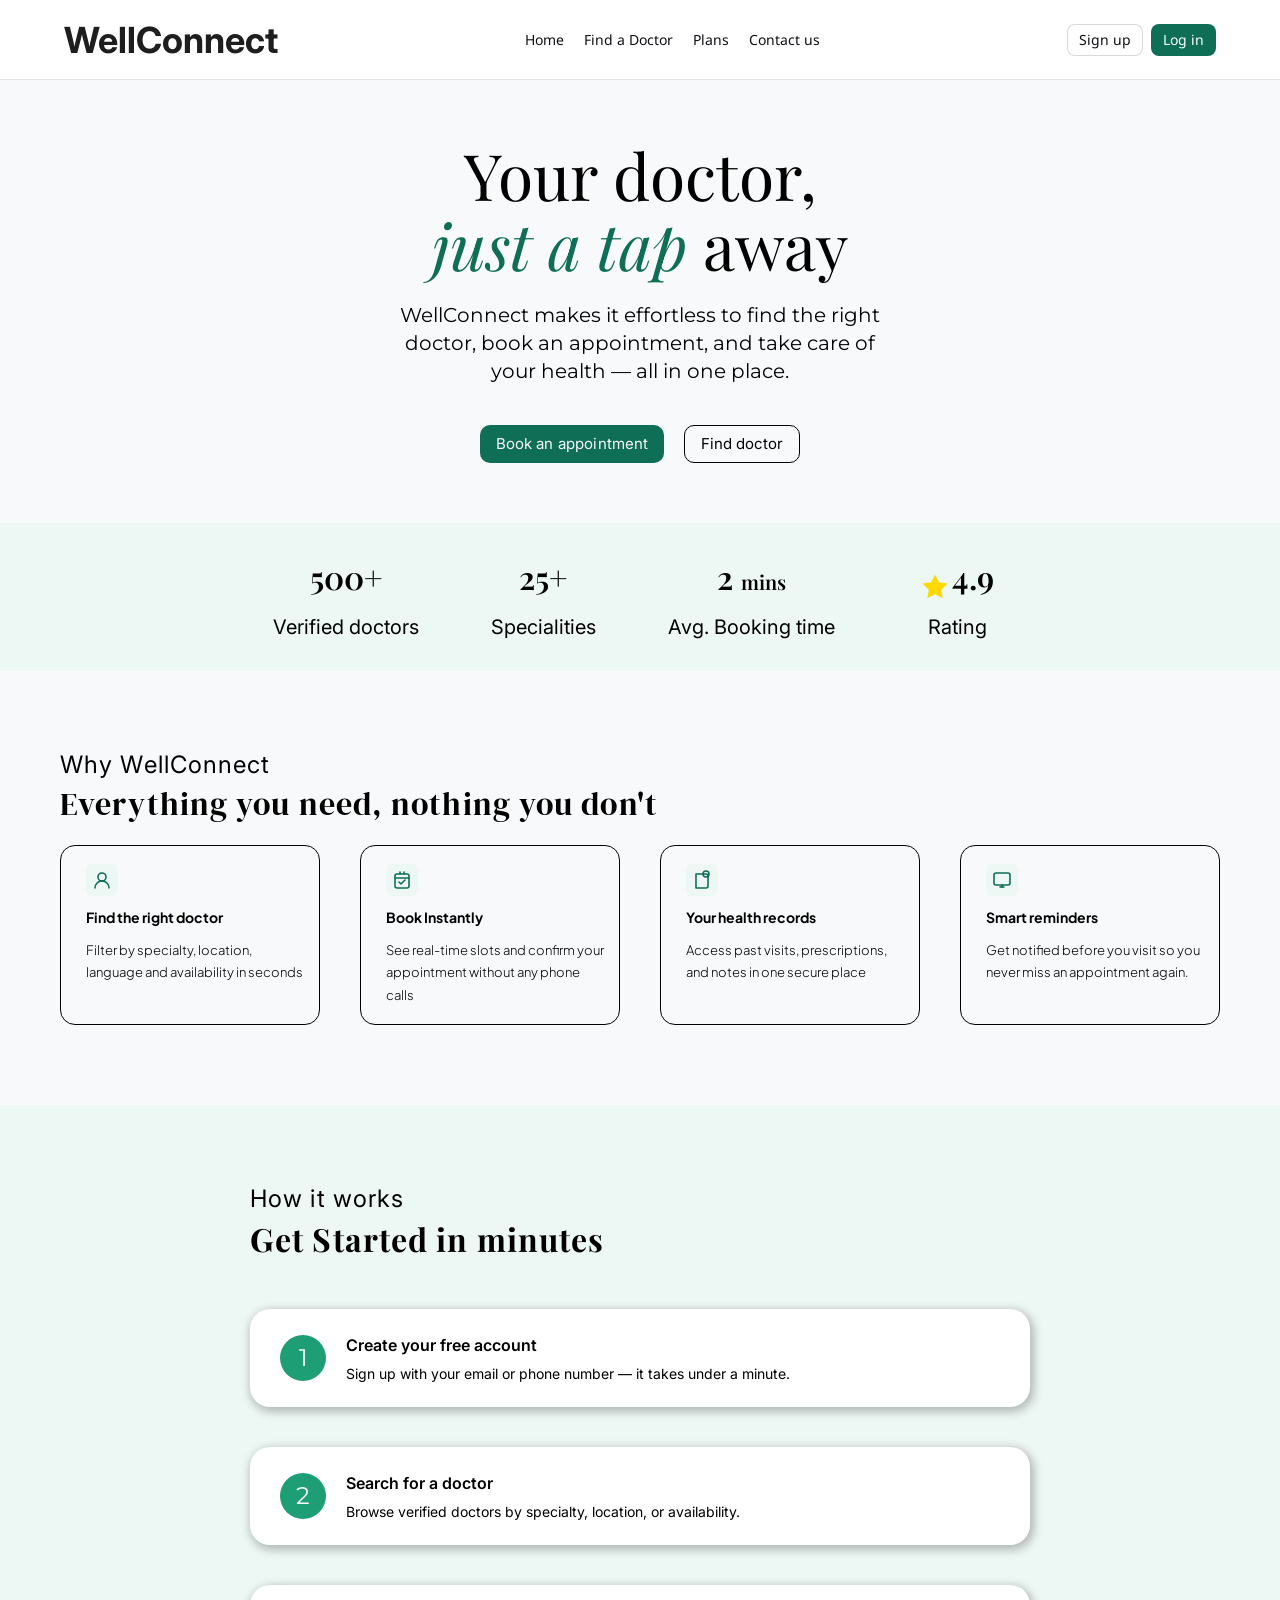
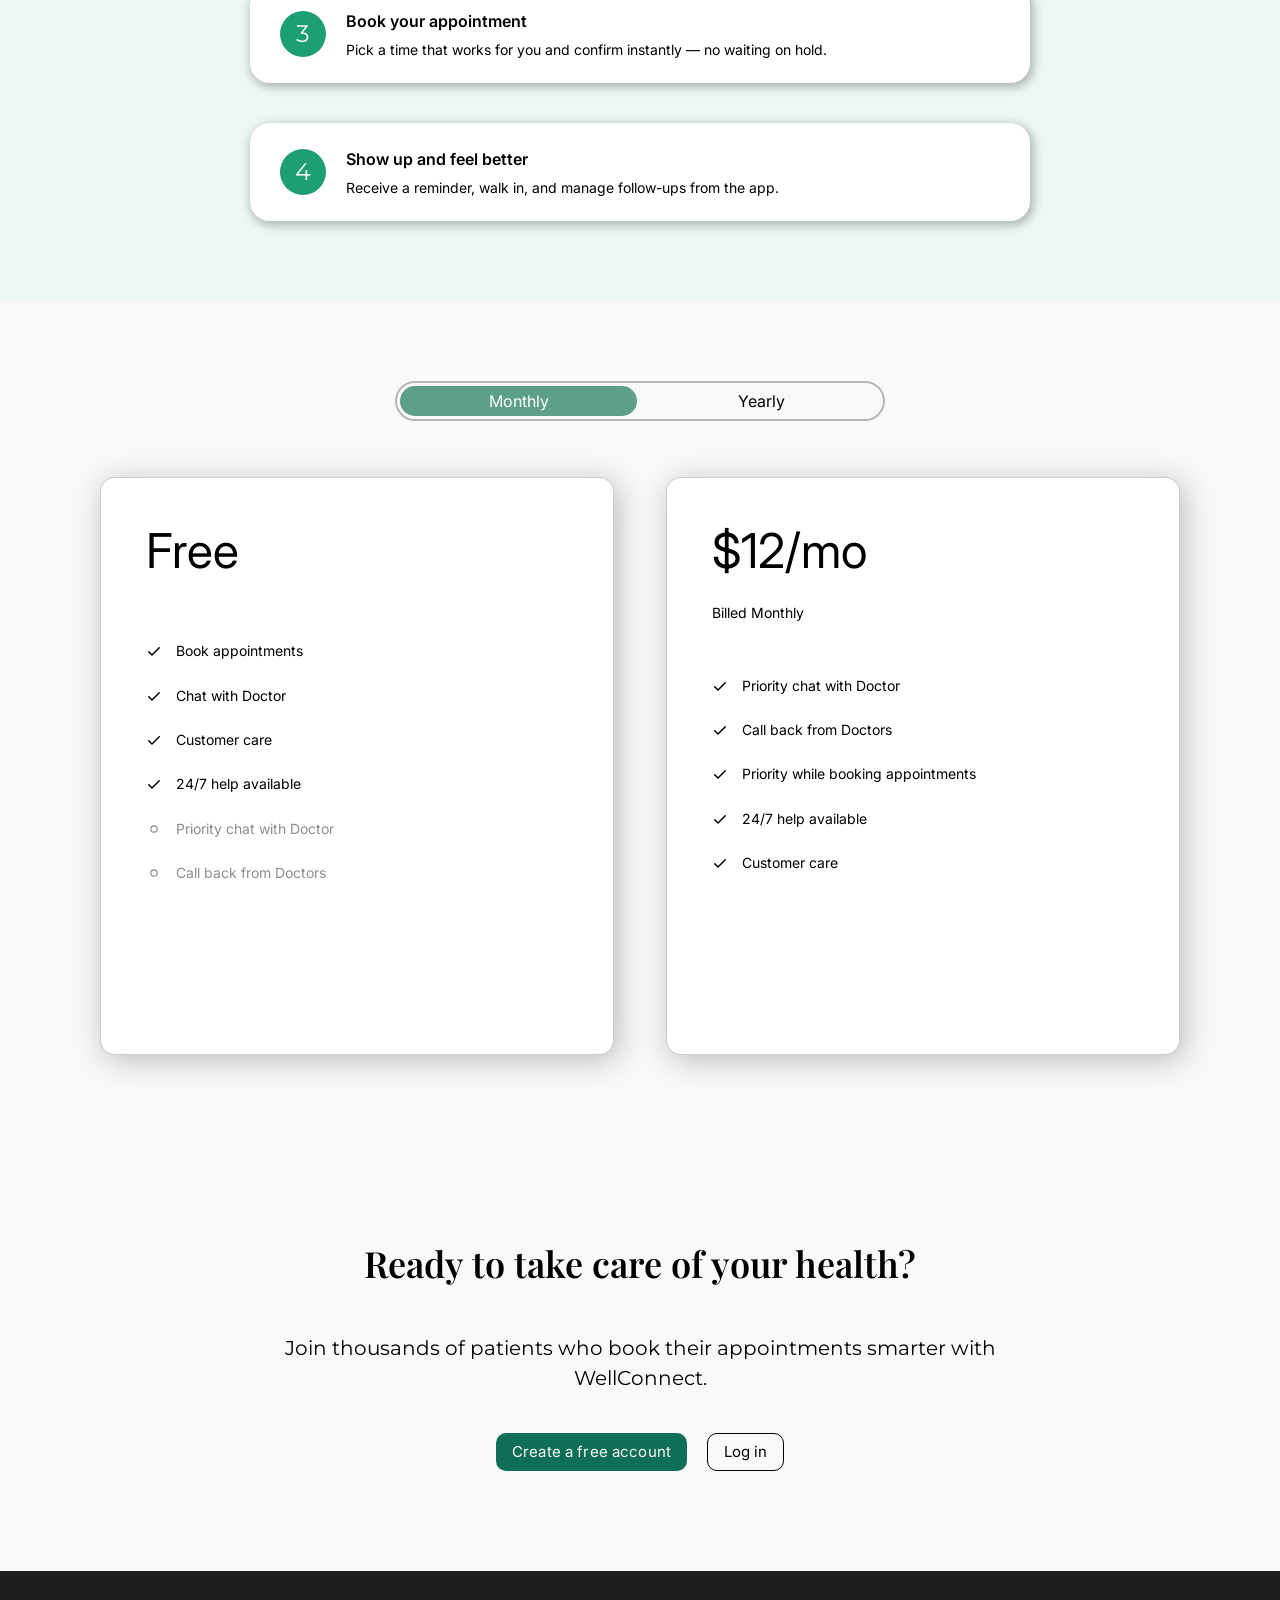
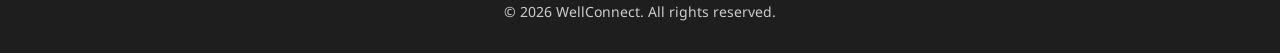
<file: WellConnectWEB/index.html>
<!DOCTYPE html>
<html lang="en">
<head>
  <meta charset="UTF-8" />
  <meta name="viewport" content="width=device-width, initial-scale=1.0" />
  <title>WellConnect — Your Doctor, Just a Tap Away</title>
  <meta name="description" content="WellConnect makes it effortless to find the right doctor, book an appointment, and take care of your health — all in one place." />

  <!-- Google Fonts -->
  <link rel="preconnect" href="https://fonts.googleapis.com" />
  <link rel="preconnect" href="https://fonts.gstatic.com" crossorigin />
  <link href="https://fonts.googleapis.com/css2?family=Inter:wght@400;600;700&family=Noto+Sans:wght@400;500&family=Playfair+Display:ital,wght@0,400;0,600;0,700;1,400&family=Montserrat:wght@400;500&family=DM+Serif+Display&family=Plus+Jakarta+Sans:wght@300;400;700&display=swap" rel="stylesheet" />

  <link rel="stylesheet" href="styles.css" />
</head>
<body>

  <!-- ===== NAVBAR ===== -->
  <header class="navbar" id="navbar">
    <a href="#" class="navbar__logo">WellConnect</a>

    <nav class="navbar__links" id="navLinks">
      <a href="#hero">Home</a>
      <a href="#why">Find a Doctor</a>
      <a href="#pricing">Plans</a>
      <a href="#cta">Contact us</a>
    </nav>

    <div class="navbar__actions">
      <button class="btn-signup" id="btnSignup">Sign up</button>
      <button class="btn-login-sm" id="btnLogin">Log in</button>
    </div>

    <button class="hamburger" id="hamburger" aria-label="Toggle navigation menu">
      <span></span>
      <span></span>
      <span></span>
    </button>
  </header>

  <!-- Mobile Menu -->
  <div class="mobile-menu" id="mobileMenu">
    <a href="#hero">Home</a>
    <a href="#why">Find a Doctor</a>
    <a href="#pricing">Plans</a>
    <a href="#cta">Contact us</a>
    <div class="mobile-menu__actions">
      <button class="btn-signup">Sign up</button>
      <button class="btn-login-sm">Log in</button>
    </div>
  </div>

  <!-- ===== HERO SECTION ===== -->
  <section class="hero" id="hero">
    <h1 class="hero__title animate-on-scroll">
      Your doctor, <br /><span class="highlight">just a tap</span> away
    </h1>
    <p class="hero__subtitle animate-on-scroll">
      WellConnect makes it effortless to find the right doctor, book an appointment, and take care of your health — all in one place.
    </p>
    <div class="hero__buttons animate-on-scroll">
      <a href="#how" class="btn-primary" id="btnBookAppointment">Book an appointment</a>
      <a href="#why" class="btn-secondary" id="btnFindDoctor">Find doctor</a>
    </div>
  </section>

  <!-- ===== STATS BAR ===== -->
  <section class="stats" id="stats">
    <div class="stats__inner">
      <div class="stat-item animate-on-scroll">
        <div class="stat-item__number">500+</div>
        <div class="stat-item__label">Verified doctors</div>
      </div>
      <div class="stat-item animate-on-scroll">
        <div class="stat-item__number">25+</div>
        <div class="stat-item__label">Specialities</div>
      </div>
      <div class="stat-item animate-on-scroll">
        <div class="stat-item__number">2 <span>mins</span></div>
        <div class="stat-item__label">Avg. Booking time</div>
      </div>
      <div class="stat-item animate-on-scroll">
        <div class="stat-item__rating">
          <svg class="star-icon" viewBox="0 0 24 24" fill="currentColor">
            <path d="M12 2l3.09 6.26L22 9.27l-5 4.87 1.18 6.88L12 17.77l-6.18 3.25L7 14.14 2 9.27l6.91-1.01L12 2z" />
          </svg>
          <div class="stat-item__number">4.9</div>
        </div>
        <div class="stat-item__label">Rating</div>
      </div>
    </div>
  </section>

  <!-- ===== WHY WELLCONNECT ===== -->
  <section class="why-section" id="why">
    <div class="section-label animate-on-scroll">Why WellConnect</div>
    <h2 class="section-heading animate-on-scroll">Everything you need, nothing you don't</h2>

    <div class="features-grid">
      <!-- Card 1 -->
      <div class="feature-card animate-on-scroll">
        <div class="feature-card__icon">
          <svg viewBox="0 0 20 20" fill="none" stroke="currentColor" stroke-width="1.6" stroke-linecap="round" stroke-linejoin="round">
            <circle cx="10" cy="7" r="4" />
            <path d="M3 18c0-3.87 3.13-7 7-7s7 3.13 7 7" />
          </svg>
        </div>
        <div class="feature-card__title">Find the right doctor</div>
        <div class="feature-card__desc">Filter by specialty, location, language and availability in seconds</div>
      </div>

      <!-- Card 2 -->
      <div class="feature-card animate-on-scroll">
        <div class="feature-card__icon">
          <svg viewBox="0 0 20 20" fill="none" stroke="currentColor" stroke-width="1.6" stroke-linecap="round" stroke-linejoin="round">
            <rect x="3" y="4" width="14" height="14" rx="2" />
            <path d="M3 8h14" />
            <path d="M8 4V2" />
            <path d="M12 4V2" />
            <path d="M7 12l2 2 4-4" />
          </svg>
        </div>
        <div class="feature-card__title">Book Instantly</div>
        <div class="feature-card__desc">See real-time slots and confirm your appointment without any phone calls</div>
      </div>

      <!-- Card 3 -->
      <div class="feature-card animate-on-scroll">
        <div class="feature-card__icon">
          <svg viewBox="0 0 20 20" fill="none" stroke="currentColor" stroke-width="1.6" stroke-linecap="round" stroke-linejoin="round">
            <path d="M4 4h10a2 2 0 012 2v10a2 2 0 01-2 2H4V4z" />
            <circle cx="14" cy="4" r="3" />
          </svg>
        </div>
        <div class="feature-card__title">Your health records</div>
        <div class="feature-card__desc">Access past visits, prescriptions, and notes in one secure place</div>
      </div>

      <!-- Card 4 -->
      <div class="feature-card animate-on-scroll">
        <div class="feature-card__icon">
          <svg viewBox="0 0 20 20" fill="none" stroke="currentColor" stroke-width="1.6" stroke-linecap="round" stroke-linejoin="round">
            <path d="M4 3h12a2 2 0 012 2v8a2 2 0 01-2 2H4a2 2 0 01-2-2V5a2 2 0 012-2z" />
            <path d="M8 17h4" />
            <path d="M10 15v2" />
          </svg>
        </div>
        <div class="feature-card__title">Smart reminders</div>
        <div class="feature-card__desc">Get notified before you visit so you never miss an appointment again.</div>
      </div>
    </div>
  </section>

  <!-- ===== HOW IT WORKS ===== -->
  <section class="how-section" id="how">
    <div class="how-section__inner">
      <div>
        <div class="section-label animate-on-scroll">How it works</div>
        <h2 class="section-heading animate-on-scroll">Get Started in minutes</h2>
      </div>

      <div class="steps">
        <div class="step-card animate-on-scroll">
          <div class="step-card__number">1</div>
          <div class="step-card__content">
            <div class="step-card__title">Create your free account</div>
            <div class="step-card__desc">Sign up with your email or phone number — it takes under a minute.</div>
          </div>
        </div>

        <div class="step-card animate-on-scroll">
          <div class="step-card__number">2</div>
          <div class="step-card__content">
            <div class="step-card__title">Search for a doctor</div>
            <div class="step-card__desc">Browse verified doctors by specialty, location, or availability.</div>
          </div>
        </div>

        <div class="step-card animate-on-scroll">
          <div class="step-card__number">3</div>
          <div class="step-card__content">
            <div class="step-card__title">Book your appointment</div>
            <div class="step-card__desc">Pick a time that works for you and confirm instantly — no waiting on hold.</div>
          </div>
        </div>

        <div class="step-card animate-on-scroll">
          <div class="step-card__number">4</div>
          <div class="step-card__content">
            <div class="step-card__title">Show up and feel better</div>
            <div class="step-card__desc">Receive a reminder, walk in, and manage follow-ups from the app.</div>
          </div>
        </div>
      </div>
    </div>
  </section>

  <!-- ===== PRICING SECTION ===== -->
  <section class="pricing-section" id="pricing">
    <div class="pricing-section__inner">
      <!-- Toggle -->
      <div class="pricing-toggle animate-on-scroll" id="pricingToggle">
        <div class="pricing-toggle__slider" id="toggleSlider"></div>
        <button class="pricing-toggle__btn active" id="toggleMonthly" data-plan="monthly">Monthly</button>
        <button class="pricing-toggle__btn" id="toggleYearly" data-plan="yearly">Yearly</button>
      </div>

      <!-- Cards -->
      <div class="pricing-cards">
        <!-- Free Plan -->
        <div class="pricing-card animate-on-scroll">
          <div class="pricing-card__header">
            <div class="pricing-card__price">Free</div>
          </div>
          <ul class="pricing-card__features">
            <li class="included">
              <svg viewBox="0 0 16 16" fill="currentColor"><path d="M13.78 4.22a.75.75 0 010 1.06l-7.25 7.25a.75.75 0 01-1.06 0L2.22 9.28a.75.75 0 011.06-1.06L6 10.94l6.72-6.72a.75.75 0 011.06 0z"/></svg>
              <span>Book appointments</span>
            </li>
            <li class="included">
              <svg viewBox="0 0 16 16" fill="currentColor"><path d="M13.78 4.22a.75.75 0 010 1.06l-7.25 7.25a.75.75 0 01-1.06 0L2.22 9.28a.75.75 0 011.06-1.06L6 10.94l6.72-6.72a.75.75 0 011.06 0z"/></svg>
              <span>Chat with Doctor</span>
            </li>
            <li class="included">
              <svg viewBox="0 0 16 16" fill="currentColor"><path d="M13.78 4.22a.75.75 0 010 1.06l-7.25 7.25a.75.75 0 01-1.06 0L2.22 9.28a.75.75 0 011.06-1.06L6 10.94l6.72-6.72a.75.75 0 011.06 0z"/></svg>
              <span>Customer care</span>
            </li>
            <li class="included">
              <svg viewBox="0 0 16 16" fill="currentColor"><path d="M13.78 4.22a.75.75 0 010 1.06l-7.25 7.25a.75.75 0 01-1.06 0L2.22 9.28a.75.75 0 011.06-1.06L6 10.94l6.72-6.72a.75.75 0 011.06 0z"/></svg>
              <span>24/7 help available</span>
            </li>
            <li class="excluded">
              <svg viewBox="0 0 20 20" fill="none" stroke="currentColor" stroke-width="1.5"><circle cx="10" cy="10" r="4"/></svg>
              <span>Priority chat with Doctor</span>
            </li>
            <li class="excluded">
              <svg viewBox="0 0 20 20" fill="none" stroke="currentColor" stroke-width="1.5"><circle cx="10" cy="10" r="4"/></svg>
              <span>Call back from Doctors</span>
            </li>
          </ul>
          <button class="pricing-card__btn" id="btnFreePlan">Get Started</button>
        </div>

        <!-- Paid Plan -->
        <div class="pricing-card animate-on-scroll">
          <div class="pricing-card__header">
            <div class="pricing-card__price" id="paidPrice">$12/mo</div>
            <div class="pricing-card__billing" id="paidBilling">Billed Monthly</div>
          </div>
          <ul class="pricing-card__features">
            <li class="included">
              <svg viewBox="0 0 16 16" fill="currentColor"><path d="M13.78 4.22a.75.75 0 010 1.06l-7.25 7.25a.75.75 0 01-1.06 0L2.22 9.28a.75.75 0 011.06-1.06L6 10.94l6.72-6.72a.75.75 0 011.06 0z"/></svg>
              <span>Priority chat with Doctor</span>
            </li>
            <li class="included">
              <svg viewBox="0 0 16 16" fill="currentColor"><path d="M13.78 4.22a.75.75 0 010 1.06l-7.25 7.25a.75.75 0 01-1.06 0L2.22 9.28a.75.75 0 011.06-1.06L6 10.94l6.72-6.72a.75.75 0 011.06 0z"/></svg>
              <span>Call back from Doctors</span>
            </li>
            <li class="included">
              <svg viewBox="0 0 16 16" fill="currentColor"><path d="M13.78 4.22a.75.75 0 010 1.06l-7.25 7.25a.75.75 0 01-1.06 0L2.22 9.28a.75.75 0 011.06-1.06L6 10.94l6.72-6.72a.75.75 0 011.06 0z"/></svg>
              <span>Priority while booking appointments</span>
            </li>
            <li class="included">
              <svg viewBox="0 0 16 16" fill="currentColor"><path d="M13.78 4.22a.75.75 0 010 1.06l-7.25 7.25a.75.75 0 01-1.06 0L2.22 9.28a.75.75 0 011.06-1.06L6 10.94l6.72-6.72a.75.75 0 011.06 0z"/></svg>
              <span>24/7 help available</span>
            </li>
            <li class="included">
              <svg viewBox="0 0 16 16" fill="currentColor"><path d="M13.78 4.22a.75.75 0 010 1.06l-7.25 7.25a.75.75 0 01-1.06 0L2.22 9.28a.75.75 0 011.06-1.06L6 10.94l6.72-6.72a.75.75 0 011.06 0z"/></svg>
              <span>Customer care</span>
            </li>
          </ul>
          <button class="pricing-card__btn" id="btnPaidPlan">Get Started</button>
        </div>
      </div>
    </div>
  </section>

  <!-- ===== CTA SECTION ===== -->
  <section class="cta-section" id="cta">
    <div class="cta-section__content">
      <h2 class="cta-section__heading animate-on-scroll">Ready to take care of your health?</h2>
      <p class="cta-section__subtitle animate-on-scroll">Join thousands of patients who book their appointments smarter with WellConnect.</p>
      <div class="cta-section__buttons animate-on-scroll">
        <a href="#" class="btn-primary" id="btnCreateAccount">Create a free account</a>
        <a href="#" class="btn-secondary" id="btnLoginBottom">Log in</a>
      </div>
    </div>
  </section>

  <!-- ===== FOOTER ===== -->
  <footer class="footer">
    <p>&copy; 2026 WellConnect. All rights reserved.</p>
  </footer>

  <!-- Scroll animation styles -->
  <style>
    .animate-on-scroll {
      opacity: 0;
      transform: translateY(24px);
      transition: opacity 0.6s ease-out, transform 0.6s ease-out;
    }
    .animate-on-scroll.visible {
      opacity: 1;
      transform: translateY(0);
    }
  </style>

  <script src="script.js"></script>
</body>
</html>
</file>
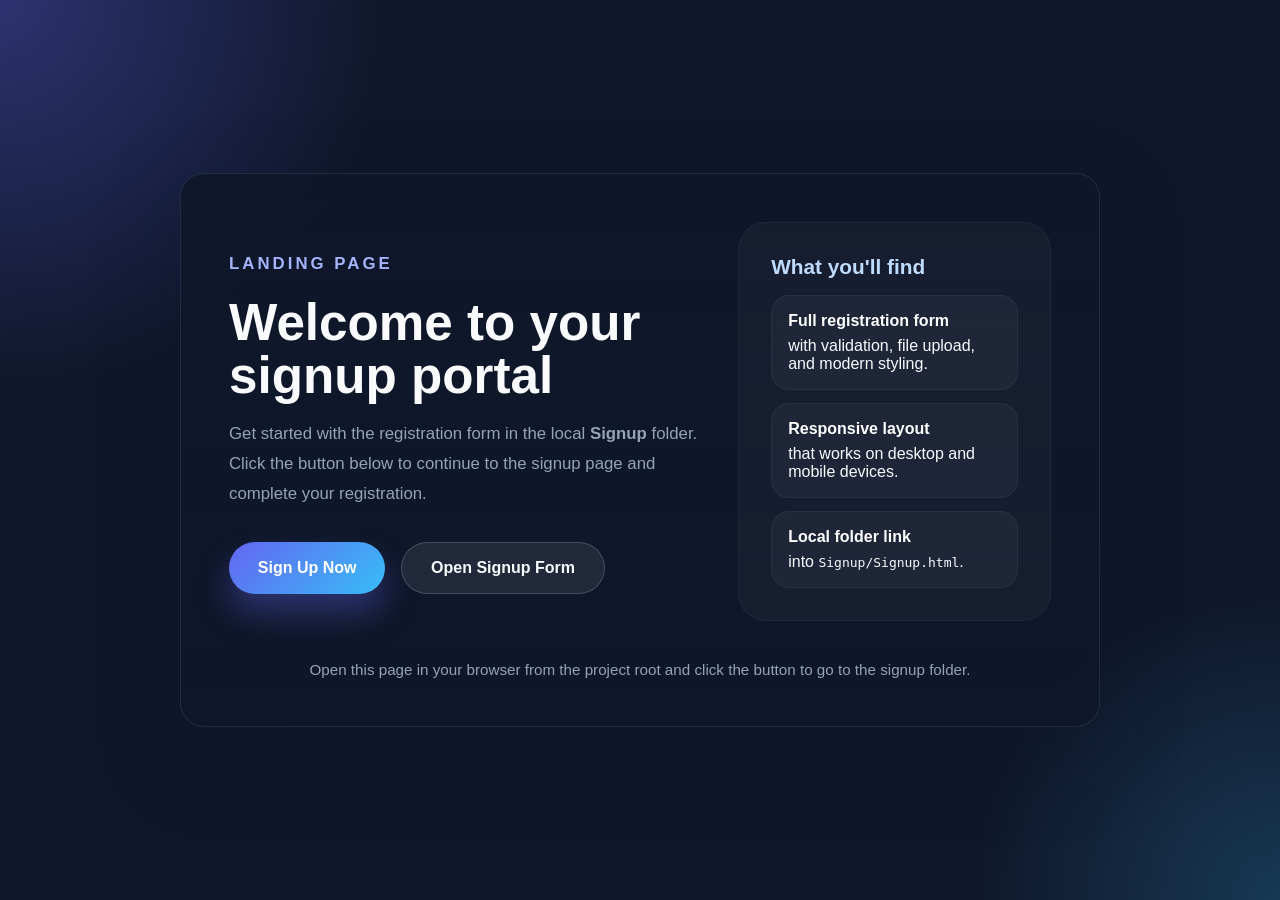
<file: Signup/Regisweb/index.html>
<!DOCTYPE html>
<html lang="en">
<head>
  <meta charset="UTF-8" />
  <meta name="viewport" content="width=device-width, initial-scale=1.0" />
  <title>Welcome | Signup Portal</title>
  <style>
    :root {
      --bg: #0f172a;
      --surface: #111827;
      --accent: #6366f1;
      --accent-2: #38bdf8;
      --text: #f8fafc;
      --muted: #94a3b8;
      --radius: 24px;
      --shadow: 0 30px 80px rgba(15, 23, 42, 0.35);
    }

    * {
      box-sizing: border-box;
      margin: 0;
      padding: 0;
    }

    body {
      min-height: 100vh;
      background: radial-gradient(circle at top left, rgba(99, 102, 241, 0.35), transparent 25%),
        radial-gradient(circle at bottom right, rgba(56, 189, 248, 0.2), transparent 20%),
        var(--bg);
      color: var(--text);
      font-family: 'Segoe UI', Tahoma, Geneva, Verdana, sans-serif;
      display: grid;
      place-items: center;
      padding: 2rem;
    }

    .card {
      width: min(100%, 920px);
      background: linear-gradient(180deg, rgba(15, 23, 42, 0.95), rgba(15, 23, 42, 0.82));
      border: 1px solid rgba(148, 163, 184, 0.15);
      border-radius: var(--radius);
      box-shadow: var(--shadow);
      padding: 3rem;
      overflow: hidden;
    }

    .hero {
      display: grid;
      grid-template-columns: 1.2fr 0.8fr;
      gap: 2.5rem;
      align-items: center;
    }

    .hero-content h1 {
      font-size: clamp(2.5rem, 4vw, 4rem);
      line-height: 1.05;
      margin-bottom: 1rem;
    }

    .hero-content p {
      color: var(--muted);
      font-size: 1.05rem;
      line-height: 1.8;
      max-width: 42rem;
      margin-bottom: 2rem;
    }

    .hero-actions {
      display: flex;
      flex-wrap: wrap;
      gap: 1rem;
    }

    .btn-primary,
    .btn-secondary {
      border: none;
      border-radius: 999px;
      padding: 1rem 1.8rem;
      font-size: 1rem;
      font-weight: 700;
      cursor: pointer;
      transition: transform 0.2s ease, box-shadow 0.2s ease, background 0.2s ease;
      text-decoration: none;
      display: inline-flex;
      align-items: center;
      justify-content: center;
    }

    .btn-primary {
      background: linear-gradient(135deg, var(--accent), var(--accent-2));
      color: #ffffff;
      box-shadow: 0 18px 32px rgba(99, 102, 241, 0.35);
    }

    .btn-primary:hover {
      transform: translateY(-2px);
    }

    .btn-secondary {
      background: rgba(255, 255, 255, 0.08);
      color: var(--text);
      border: 1px solid rgba(148, 163, 184, 0.3);
    }

    .hero-visual {
      padding: 2rem;
      background: rgba(255, 255, 255, 0.03);
      border-radius: 28px;
      border: 1px solid rgba(148, 163, 184, 0.08);
    }

    .hero-visual h2 {
      margin-bottom: 1rem;
      font-size: 1.3rem;
      color: #bfdbfe;
    }

    .hero-visual ul {
      list-style: none;
      display: grid;
      gap: 0.8rem;
    }

    .hero-visual li {
      padding: 1rem;
      background: rgba(255, 255, 255, 0.04);
      border-radius: 18px;
      border: 1px solid rgba(148, 163, 184, 0.08);
    }

    .hero-visual li strong {
      display: block;
      margin-bottom: 0.45rem;
      color: #ffffff;
    }

    .footer {
      margin-top: 2.5rem;
      color: var(--muted);
      text-align: center;
      font-size: 0.95rem;
    }

    @media (max-width: 840px) {
      .hero {
        grid-template-columns: 1fr;
      }
    }
  </style>
</head>
<body>
  <main class="card">
    <section class="hero">
      <div class="hero-content">
        <p style="color: #a5b4fc; letter-spacing: 0.18em; text-transform: uppercase; font-weight: 700; margin-bottom: 1rem;">Landing Page</p>
        <h1>Welcome to your signup portal</h1>
        <p>Get started with the registration form in the local <strong>Signup</strong> folder. Click the button below to continue to the signup page and complete your registration.</p>
        <div class="hero-actions">
          <a class="btn-primary" href="Signup/Signup.html">Sign Up Now</a>
          <a class="btn-secondary" href="Signup/Signup.html">Open Signup Form</a>
        </div>
      </div>

      <aside class="hero-visual">
        <h2>What you'll find</h2>
        <ul>
          <li><strong>Full registration form</strong> with validation, file upload, and modern styling.</li>
          <li><strong>Responsive layout</strong> that works on desktop and mobile devices.</li>
          <li><strong>Local folder link</strong> into <code>Signup/Signup.html</code>.</li>
        </ul>
      </aside>
    </section>
    <div class="footer">Open this page in your browser from the project root and click the button to go to the signup folder.</div>
  </main>
</body>
</html>
</file>
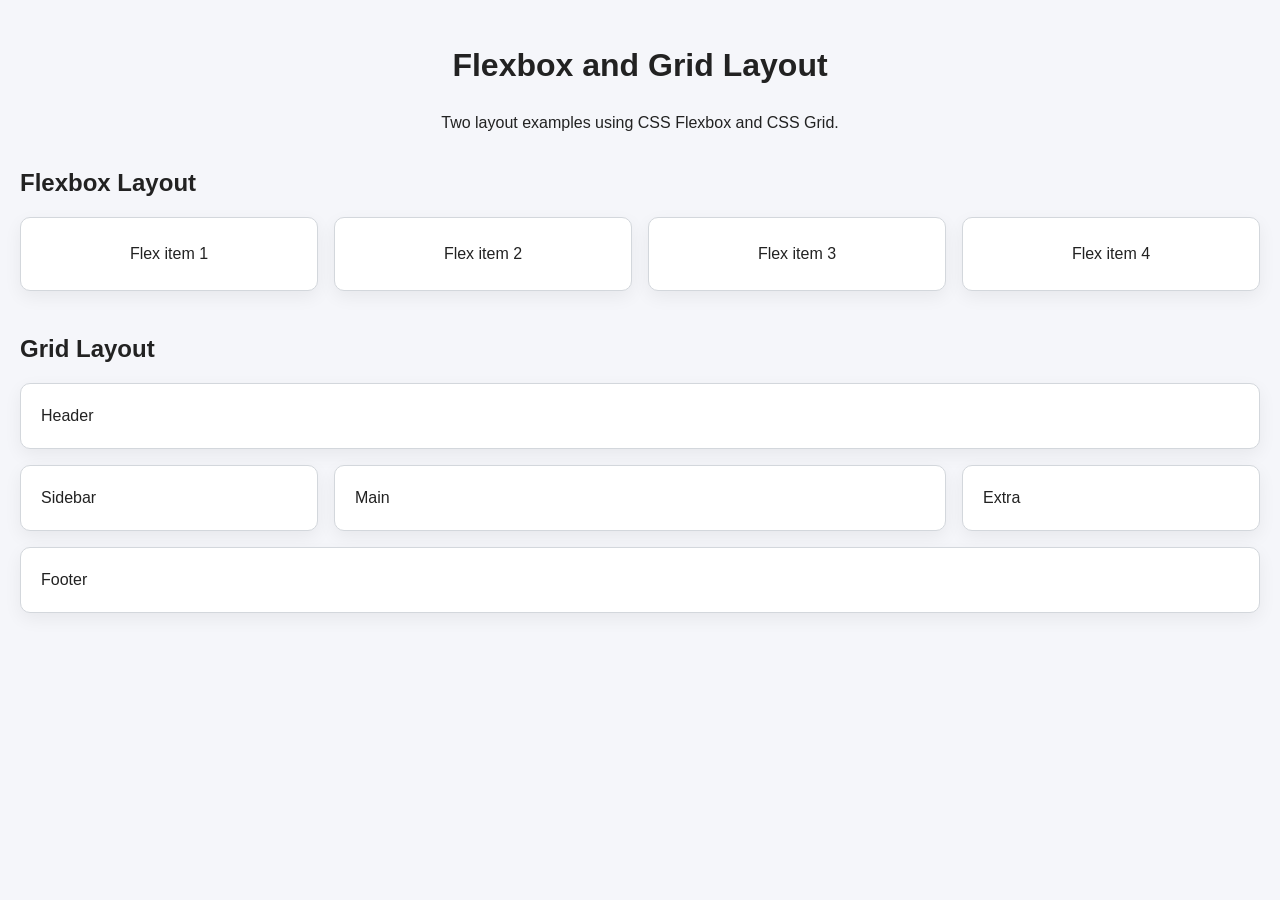
<file: flex-grid-layout.html>
<!DOCTYPE html>
<html lang="en">
<head>
  <meta charset="UTF-8" />
  <meta name="viewport" content="width=device-width, initial-scale=1.0" />
  <title>Flex and Grid Layout Example</title>
  <link rel="stylesheet" href="flex-grid-layout.css" />
</head>
<body>
  <header>
    <h1>Flexbox and Grid Layout</h1>
    <p>Two layout examples using CSS Flexbox and CSS Grid.</p>
  </header>

  <section class="example-section">
    <h2>Flexbox Layout</h2>
    <div class="flex-container">
      <div class="card">Flex item 1</div>
      <div class="card">Flex item 2</div>
      <div class="card">Flex item 3</div>
      <div class="card">Flex item 4</div>
    </div>
  </section>

  <section class="example-section">
    <h2>Grid Layout</h2>
    <div class="grid-container">
      <div class="grid-item item-a">Header</div>
      <div class="grid-item item-b">Sidebar</div>
      <div class="grid-item item-c">Main</div>
      <div class="grid-item item-d">Extra</div>
      <div class="grid-item item-e">Footer</div>
    </div>
  </section>
</body>
</html>
</file>
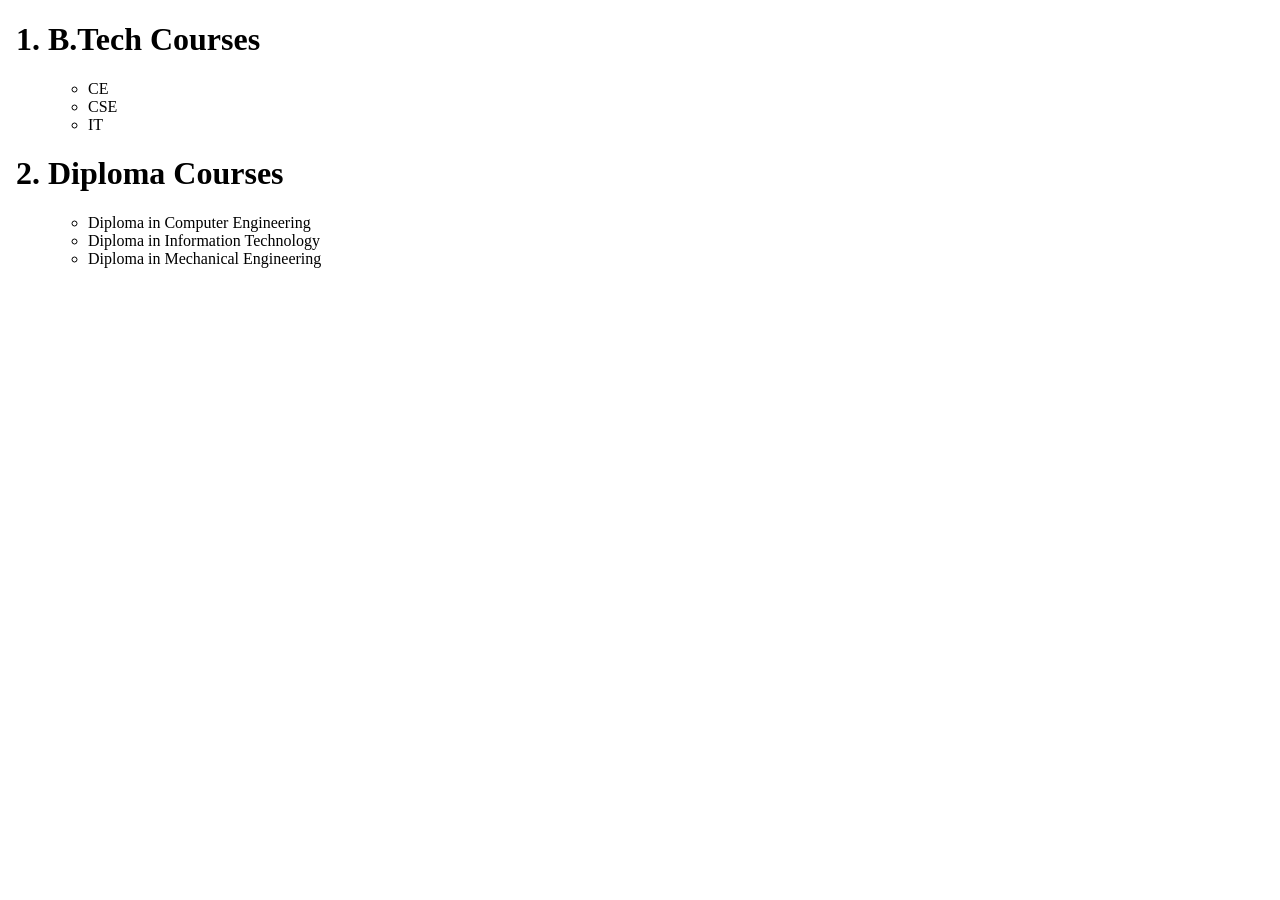
<file: Nested Lists ordered and unordered.html>
<!DOCTYPE html>
<html>
<head>
    <title>Nested List Example</title>
</head>
<body>

    
    <ol>
        <h1><li>B.Tech Courses</li></h1>
        <ul>
            <li>CE</li>
            <li>CSE</li>
            <li>IT</li>
        </ul>
    
        <h1><li>Diploma Courses</li></h1>
       <UL><li>Diploma in Computer Engineering</li>
        <li>Diploma in Information Technology</li>
        <li>Diploma in Mechanical Engineering</li>
        </UL>
    
    </ol>

</body>
</html>
</file>
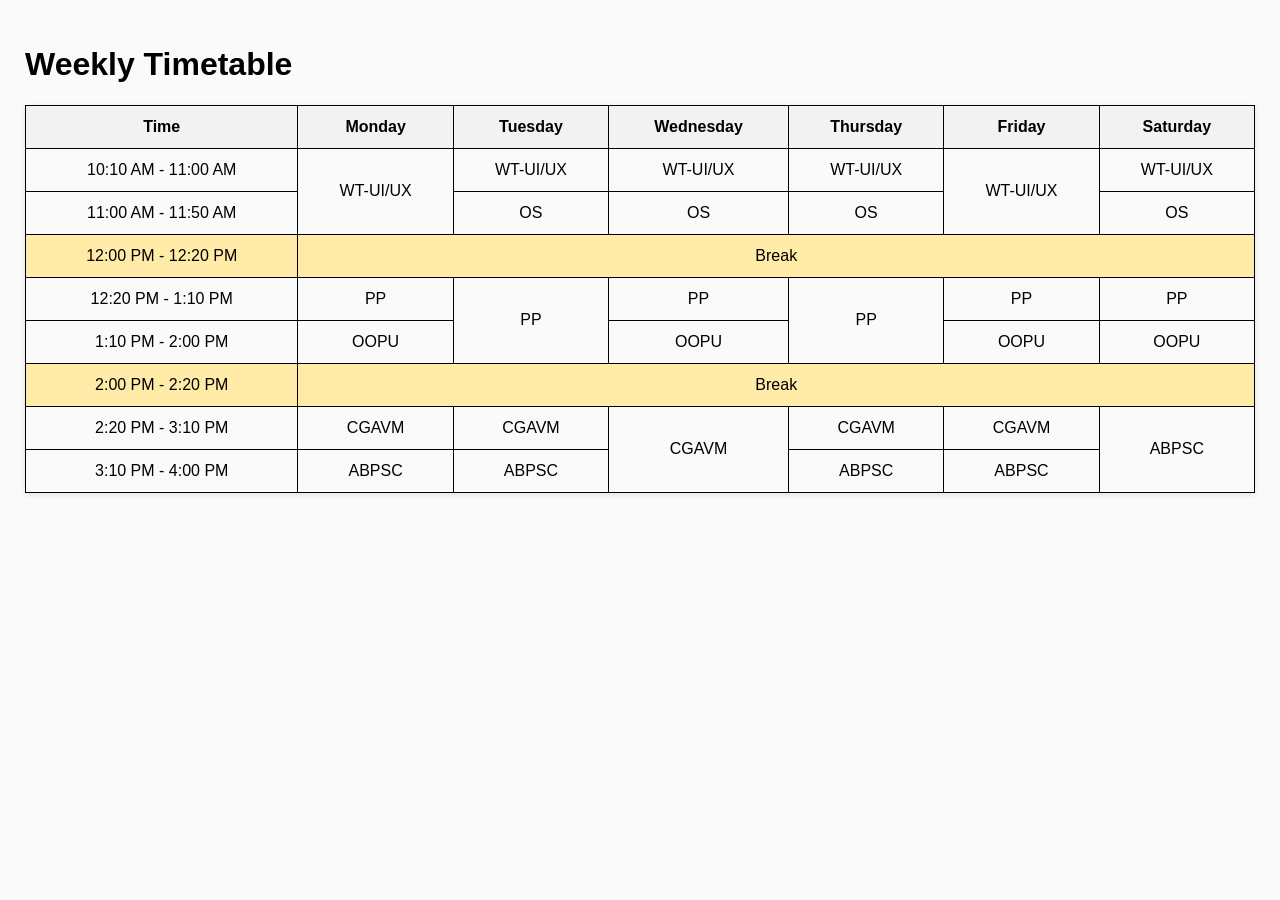
<file: Time Table.html>
<!DOCTYPE html>
<html>
<head>
    <meta charset="UTF-8">
    <meta name="viewport" content="width=device-width, initial-scale=1.0">
    <title>Weekly Timetable</title>
    <style>
        body {
            margin: 5px;
            padding: 20px;
            font-family: Arial, sans-serif;
            background-color: #fafafa;
        }
        table {
            border-collapse: collapse;
            width: 100%;
            box-shadow: 0 2px 6px rgba(0, 0, 0, 0.1);
        }
        th, td {
            border: 1px solid black;
            padding: 12px 16px;
            text-align: center;
        }
        th {
            background-color: #f2f2f2;
        }
        .break {
            background-color: #ffeaa7;
        }
        td:hover {
            background-color: #50c5f8;
            transition-duration: 0.6s;
        }
    </style>
</head>
<body>
    <h1>Weekly Timetable</h1>
    <table>
        <tr>
            <th>Time</th>
            <th>Monday</th>
            <th>Tuesday</th>
            <th>Wednesday</th>
            <th>Thursday</th>
            <th>Friday</th>
            <th>Saturday</th>
        </tr>
        <tr>
            <td>10:10 AM - 11:00 AM</td>
            <td rowspan="2">WT-UI/UX</td>
            <td>WT-UI/UX</td>
            <td>WT-UI/UX</td>
            <td>WT-UI/UX</td>   
            <td rowspan="2">WT-UI/UX</td>
            <td>WT-UI/UX</td>
        </tr>
        <tr>
            <td>11:00 AM - 11:50 AM</td>
            <td>OS</td>
            <td>OS</td>
            <td>OS</td>
            <td>OS</td>
            
        </tr>
        <tr class="break">
            <td>12:00 PM - 12:20 PM</td>
            <td colspan="6">Break</td>
        </tr>
        <tr>
            <td>12:20 PM - 1:10 PM</td>
            <td>PP</td>
            <td rowspan="2">PP</td>
            <td>PP</td>
            <td rowspan="2">PP</td>
            <td>PP</td>
            <td>PP</td>
        </tr>
        <tr>
            <td>1:10 PM - 2:00 PM</td>
            <td>OOPU</td>
            <td>OOPU</td>
            <td>OOPU</td>
            <td>OOPU</td>
        </tr>
        <tr class="break">
            <td>2:00 PM - 2:20 PM</td>
            <td colspan="6">Break</td>
        </tr>
        <tr>
            <td>2:20 PM - 3:10 PM</td>
            <td>CGAVM</td>
            <td>CGAVM</td>
            <td rowspan="2">CGAVM</td>
            <td>CGAVM</td>
            <td>CGAVM</td>
            <td rowspan="2">ABPSC</td>
        </tr>
        <tr>
            <td>3:10 PM - 4:00 PM</td>
            <td>ABPSC</td>
            <td>ABPSC</td>
            <td>ABPSC</td>
            <td>ABPSC</td>
        </tr>
    </table>
</body>
</html>
</file>
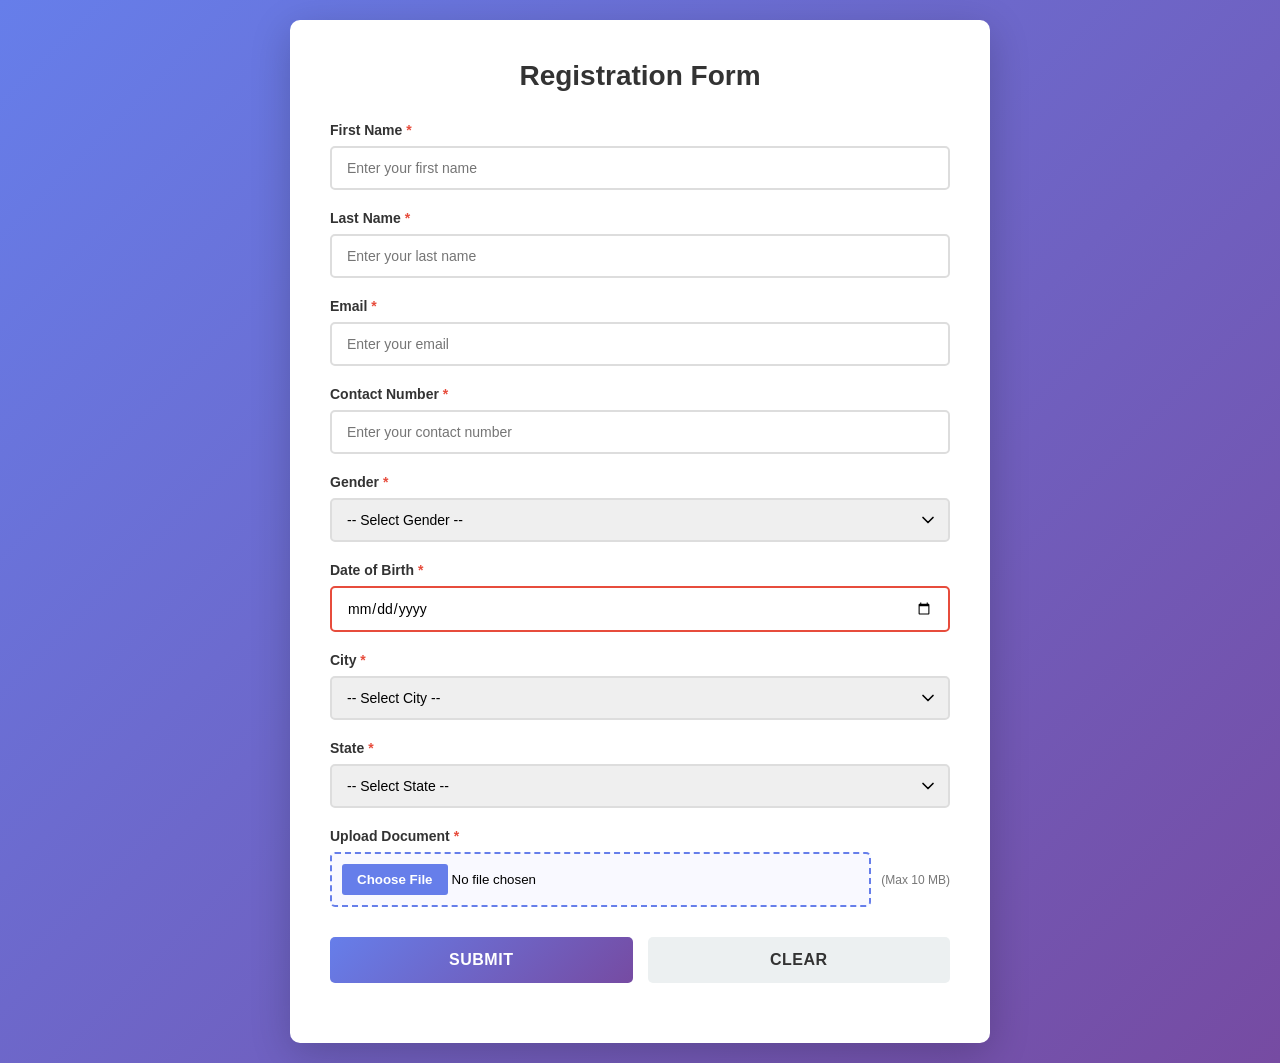
<file: Signup/Signup.html>
<!DOCTYPE html>
<html lang="en">
<head>
    <meta charset="UTF-8">
    <meta name="viewport" content="width=device-width, initial-scale=1.0">
    <title>Registration Form</title>
    <link rel="stylesheet" href="Signup.css">
</head>
<body>
    <div class="container">
        <div class="form-wrapper">
            <h1>Registration Form</h1>
            <form id="registrationForm" method="POST" enctype="multipart/form-data">
                
                <!-- First Name -->
                <div class="form-group">
                    <label for="firstName">First Name <span class="required">*</span></label>
                    <input 
                        type="text" 
                        id="firstName" 
                        name="firstName" 
                        placeholder="Enter your first name"
                        required
                    >
                    <span class="error-message" id="firstNameError"></span>
                </div>

                <!-- Last Name -->
                <div class="form-group">
                    <label for="lastName">Last Name <span class="required">*</span></label>
                    <input 
                        type="text" 
                        id="lastName" 
                        name="lastName" 
                        placeholder="Enter your last name"
                        required
                    >
                    <span class="error-message" id="lastNameError"></span>
                </div>

                <!-- Email -->
                <div class="form-group">
                    <label for="email">Email <span class="required">*</span></label>
                    <input 
                        type="email" 
                        id="email" 
                        name="email" 
                        placeholder="Enter your email"
                        required
                    >
                    <span class="error-message" id="emailError"></span>
                </div>

                <!-- Contact -->
                <div class="form-group">
                    <label for="contact">Contact Number <span class="required">*</span></label>
                    <input 
                        type="tel" 
                        id="contact" 
                        name="contact" 
                        placeholder="Enter your contact number"
                        required
                    >
                    <span class="error-message" id="contactError"></span>
                </div>

                <!-- Gender -->
                <div class="form-group">
                    <label for="gender">Gender <span class="required">*</span></label>
                    <select id="gender" name="gender" required>
                        <option value="">-- Select Gender --</option>
                        <option value="male">Male</option>
                        <option value="female">Female</option>
                        <option value="other">Other</option>
                        <option value="prefer-not-to-say">Prefer not to say</option>
                    </select>
                    <span class="error-message" id="genderError"></span>
                </div>

                <!-- Date of Birth -->
                <div class="form-group">
                    <label for="dateOfBirth">Date of Birth <span class="required">*</span></label>
                    <input 
                        type="date" 
                        id="dateOfBirth" 
                        name="dateOfBirth"
                        required
                    >
                    <span class="error-message" id="dateError"></span>
                </div>

                <!-- City -->
                <div class="form-group">
                    <label for="city">City <span class="required">*</span></label>
                    <select id="city" name="city" required>
                        <option value="">-- Select City --</option>
                        <option value="delhi">Delhi</option>
                        <option value="mumbai">Mumbai</option>
                        <option value="bangalore">Bangalore</option>
                        <option value="hyderabad">Hyderabad</option>
                        <option value="pune">Pune</option>
                        <option value="ahmedabad">Ahmedabad</option>
                        <option value="jaipur">Jaipur</option>
                        <option value="lucknow">Lucknow</option>
                        <option value="kolkata">Kolkata</option>
                        <option value="chennai">Chennai</option>
                        <option value="other">Other</option>
                    </select>
                    <span class="error-message" id="cityError"></span>
                </div>

                <!-- State -->
                <div class="form-group">
                    <label for="state">State <span class="required">*</span></label>
                    <select id="state" name="state" required>
                        <option value="">-- Select State --</option>
                        <option value="delhi">Delhi</option>
                        <option value="maharashtra">Maharashtra</option>
                        <option value="karnataka">Karnataka</option>
                        <option value="telangana">Telangana</option>
                        <option value="maharashtra">Maharashtra</option>
                        <option value="gujarat">Gujarat</option>
                        <option value="rajasthan">Rajasthan</option>
                        <option value="uttar-pradesh">Uttar Pradesh</option>
                        <option value="west-bengal">West Bengal</option>
                        <option value="tamil-nadu">Tamil Nadu</option>
                        <option value="other">Other</option>
                    </select>
                    <span class="error-message" id="stateError"></span>
                </div>

                <!-- File Upload -->
                <div class="form-group">
                    <label for="fileUpload">Upload Document <span class="required">*</span></label>
                    <div class="file-upload-wrapper">
                        <input 
                            type="file" 
                            id="fileUpload" 
                            name="fileUpload"
                            accept=".pdf,.doc,.docx,.jpg,.jpeg,.png,.txt"
                            required
                        >
                        <span class="file-size-info">(Max 10 MB)</span>
                    </div>
                    <span class="error-message" id="fileError"></span>
                    <span class="success-message" id="fileSuccess"></span>
                </div>

                <!-- Submit Button -->
                <div class="form-group button-group">
                    <button type="submit" class="btn-submit">Submit</button>
                    <button type="reset" class="btn-reset">Clear</button>
                </div>
            </form>
        </div>
    </div>

    <script src="Signup.js"></script>
</body>
</html>
</file>
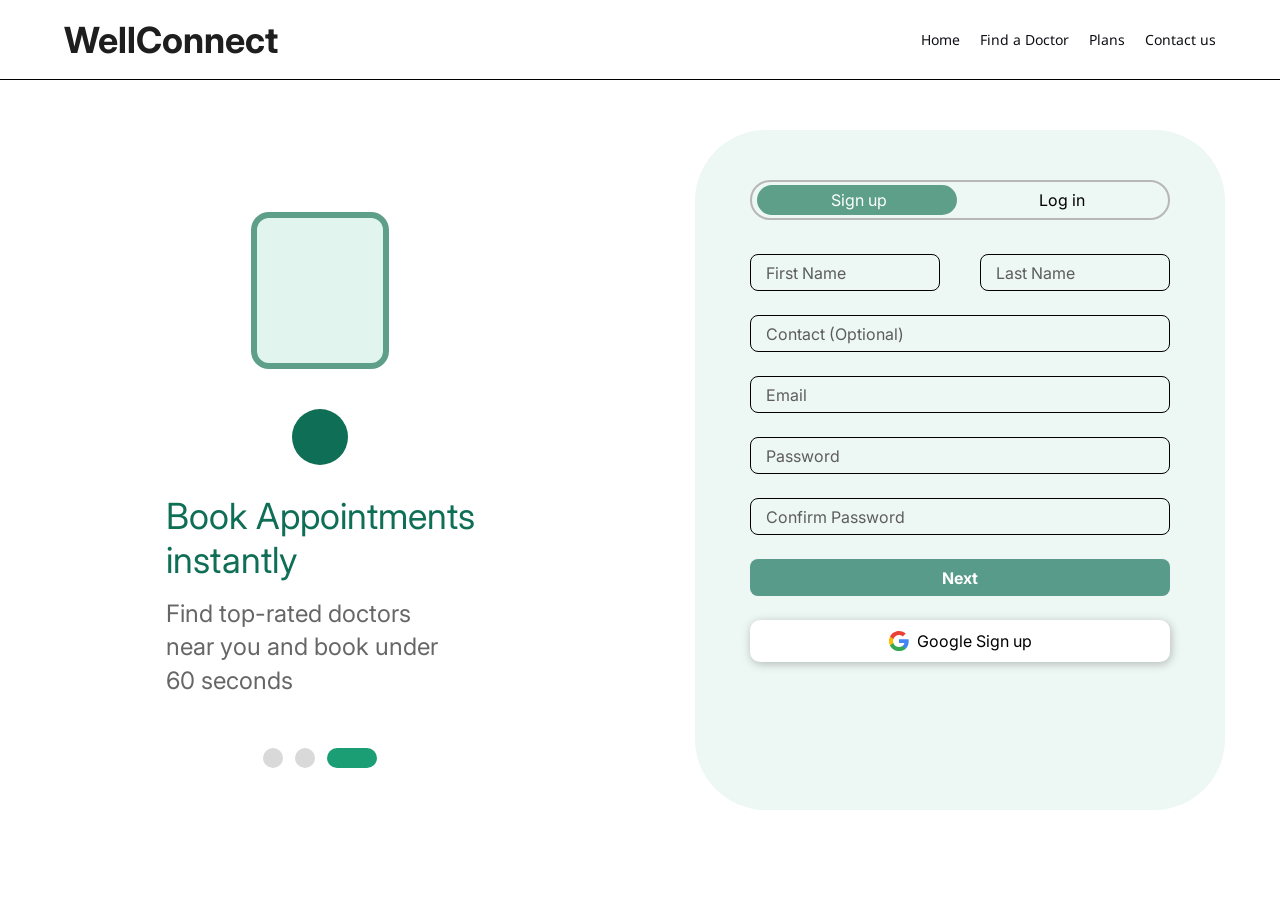
<file: WellConnectWEB/signup.html>
<!DOCTYPE html>
<html lang="en">
<head>
  <meta charset="UTF-8" />
  <meta name="viewport" content="width=device-width, initial-scale=1.0" />
  <title>WellConnect — Sign Up</title>
  <meta name="description" content="Create your free WellConnect account. Find top-rated doctors and book appointments instantly." />

  <!-- Google Fonts -->
  <link rel="preconnect" href="https://fonts.googleapis.com" />
  <link rel="preconnect" href="https://fonts.gstatic.com" crossorigin />
  <link href="https://fonts.googleapis.com/css2?family=Inter:wght@400;600;700&family=Noto+Sans:wght@400;500&family=Playfair+Display:ital,wght@0,400;0,600;0,700;1,400&family=Montserrat:wght@400;500&family=DM+Serif+Display&family=Plus+Jakarta+Sans:wght@300;400;700&display=swap" rel="stylesheet" />

  <link rel="stylesheet" href="styles.css" />
</head>
<body class="auth-body">

  <!-- ===== NAVBAR ===== -->
  <header class="navbar navbar--auth" id="navbar">
    <a href="index.html" class="navbar__logo">WellConnect</a>

    <nav class="navbar__links" id="navLinks">
      <a href="index.html#hero">Home</a>
      <a href="index.html#why">Find a Doctor</a>
      <a href="index.html#pricing">Plans</a>
      <a href="index.html#cta">Contact us</a>
    </nav>

    <button class="hamburger" id="hamburger" aria-label="Toggle navigation menu">
      <span></span>
      <span></span>
      <span></span>
    </button>
  </header>

  <!-- Mobile Menu -->
  <div class="mobile-menu" id="mobileMenu">
    <a href="index.html#hero">Home</a>
    <a href="index.html#why">Find a Doctor</a>
    <a href="index.html#pricing">Plans</a>
    <a href="index.html#cta">Contact us</a>
  </div>

  <!-- ===== AUTH PAGE CONTENT ===== -->
  <main class="auth-page">
    <!-- Left decorative side -->
    <div class="auth-left">
      <div class="auth-left__decor">
        <div class="auth-left__card"></div>
        <div class="auth-left__circle"></div>
      </div>
      <div class="auth-left__text">
        <h2 class="auth-left__heading">Book Appointments<br/>instantly</h2>
        <p class="auth-left__subtitle">Find top-rated doctors<br/>near you and book under<br/>60 seconds</p>
      </div>
      <div class="auth-left__dots">
        <span class="dot"></span>
        <span class="dot"></span>
        <span class="dot active"></span>
      </div>
    </div>

    <!-- Right form side -->
    <div class="auth-right">
      <div class="auth-form-container">
        <!-- Sign up / Log in Toggle -->
        <div class="auth-toggle" id="authToggle">
          <div class="auth-toggle__slider" id="authSlider"></div>
          <button class="auth-toggle__btn active" id="authSignupBtn" data-tab="signup">Sign up</button>
          <button class="auth-toggle__btn" id="authLoginBtn" data-tab="login">Log in</button>
        </div>

        <!-- Sign Up Form -->
        <form class="auth-form" id="signupForm">
          <div class="auth-form__row">
            <div class="auth-form__field">
              <input type="text" id="firstName" placeholder="First Name" required />
            </div>
            <div class="auth-form__field">
              <input type="text" id="lastName" placeholder="Last Name" required />
            </div>
          </div>
          <div class="auth-form__field">
            <input type="tel" id="contact" placeholder="Contact (Optional)" />
          </div>
          <div class="auth-form__field">
            <input type="email" id="signupEmail" placeholder="Email" required />
          </div>
          <div class="auth-form__field">
            <input type="password" id="signupPassword" placeholder="Password" required />
          </div>
          <div class="auth-form__field">
            <input type="password" id="confirmPassword" placeholder="Confirm Password" required />
          </div>
          <button type="submit" class="auth-form__submit" id="btnNext">Next</button>
          <button type="button" class="auth-form__google" id="btnGoogleSignup">
            <svg class="google-icon" viewBox="0 0 24 24" width="22" height="22">
              <path d="M22.56 12.25c0-.78-.07-1.53-.2-2.25H12v4.26h5.92a5.06 5.06 0 01-2.2 3.32v2.77h3.57c2.08-1.92 3.27-4.74 3.27-8.1z" fill="#4285F4"/>
              <path d="M12 23c2.97 0 5.46-.98 7.28-2.66l-3.57-2.77c-.98.66-2.23 1.06-3.71 1.06-2.86 0-5.29-1.93-6.16-4.53H2.18v2.84C3.99 20.53 7.7 23 12 23z" fill="#34A853"/>
              <path d="M5.84 14.09c-.22-.66-.35-1.36-.35-2.09s.13-1.43.35-2.09V7.07H2.18A10.96 10.96 0 001 12c0 1.77.42 3.45 1.18 4.93l3.66-2.84z" fill="#FBBC05"/>
              <path d="M12 5.38c1.62 0 3.06.56 4.21 1.64l3.15-3.15C17.45 2.09 14.97 1 12 1 7.7 1 3.99 3.47 2.18 7.07l3.66 2.84c.87-2.6 3.3-4.53 6.16-4.53z" fill="#EA4335"/>
            </svg>
            <span>Google Sign up</span>
          </button>
        </form>

        <!-- Log In Form (hidden by default) -->
        <form class="auth-form auth-form--hidden" id="loginForm">
          <div class="auth-form__field">
            <input type="email" id="loginEmail" placeholder="Email" required />
          </div>
          <div class="auth-form__field">
            <input type="password" id="loginPassword" placeholder="Password" required />
          </div>
          <button type="submit" class="auth-form__submit" id="btnLoginSubmit">Log in</button>
          <button type="button" class="auth-form__google" id="btnGoogleLogin">
            <svg class="google-icon" viewBox="0 0 24 24" width="22" height="22">
              <path d="M22.56 12.25c0-.78-.07-1.53-.2-2.25H12v4.26h5.92a5.06 5.06 0 01-2.2 3.32v2.77h3.57c2.08-1.92 3.27-4.74 3.27-8.1z" fill="#4285F4"/>
              <path d="M12 23c2.97 0 5.46-.98 7.28-2.66l-3.57-2.77c-.98.66-2.23 1.06-3.71 1.06-2.86 0-5.29-1.93-6.16-4.53H2.18v2.84C3.99 20.53 7.7 23 12 23z" fill="#34A853"/>
              <path d="M5.84 14.09c-.22-.66-.35-1.36-.35-2.09s.13-1.43.35-2.09V7.07H2.18A10.96 10.96 0 001 12c0 1.77.42 3.45 1.18 4.93l3.66-2.84z" fill="#FBBC05"/>
              <path d="M12 5.38c1.62 0 3.06.56 4.21 1.64l3.15-3.15C17.45 2.09 14.97 1 12 1 7.7 1 3.99 3.47 2.18 7.07l3.66 2.84c.87-2.6 3.3-4.53 6.16-4.53z" fill="#EA4335"/>
            </svg>
            <span>Google Log in</span>
          </button>
        </form>
      </div>
    </div>
  </main>

  <script src="script.js"></script>
</body>
</html>
</file>
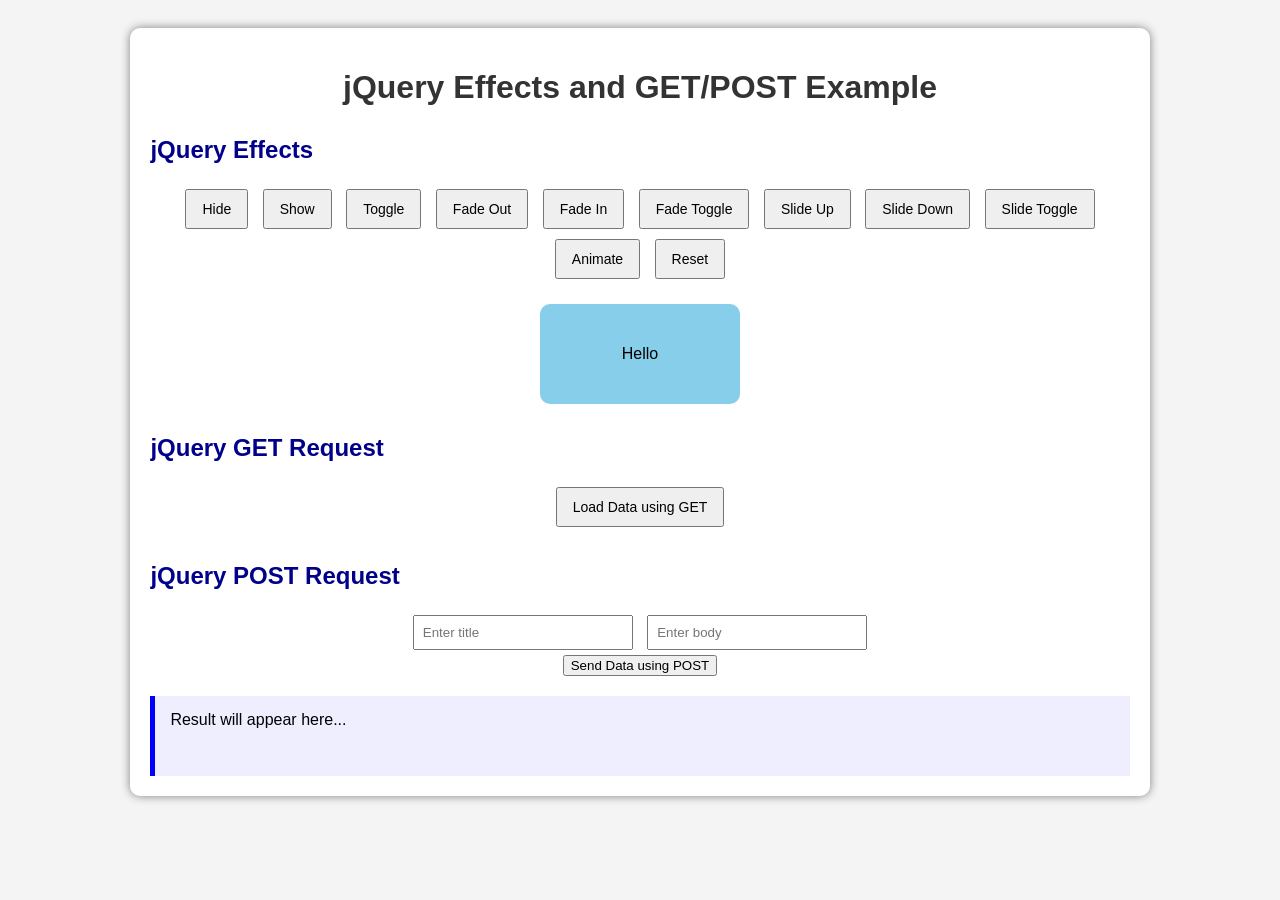
<file: Signup/Regisweb/Jqueryeg.html>
<!DOCTYPE html>
<html lang="en">
<head>
    <meta charset="UTF-8" />
    <meta name="viewport" content="width=device-width, initial-scale=1.0" />
    <title>jQuery Effects with GET and POST</title>

    <!-- jQuery CDN -->
    <script src="https://code.jquery.com/jquery-3.7.1.min.js"></script>

    <style>
        body {
            font-family: Arial, sans-serif;
            background-color: #f4f4f4;
            padding: 20px;
        }

        h1 {
            text-align: center;
            color: #333;
        }

        .container {
            width: 80%;
            margin: auto;
            background: white;
            padding: 20px;
            border-radius: 10px;
            box-shadow: 0 0 10px gray;
        }

        .box {
            width: 200px;
            height: 100px;
            background-color: skyblue;
            text-align: center;
            line-height: 100px;
            margin: 20px auto;
            border-radius: 10px;
            position: relative;
        }

        .buttons {
            text-align: center;
            margin-bottom: 20px;
        }


        .buttons button {
            margin: 5px;
            padding: 10px 15px;
            font-size: 14px;
            cursor: pointer;
        }

        #result {
            margin-top: 20px;
            padding: 15px;
            background: #eef;
            border-left: 5px solid blue;
            min-height: 50px;
        }

        form {
            margin-top: 20px;
            text-align: center;
        }

        input {
            padding: 8px;
            margin: 5px;
            width: 200px;
        }

        .section-title {
            margin-top: 30px;
            color: darkblue;
        }
    </style>
</head>
<body>

    <div class="container">
        <h1>jQuery Effects and GET/POST Example</h1>

        <h2 class="section-title">jQuery Effects</h2>

        <div class="buttons">
            <button id="hideBtn">Hide</button>
            <button id="showBtn">Show</button>
            <button id="toggleBtn">Toggle</button>
            <button id="fadeOutBtn">Fade Out</button>
            <button id="fadeInBtn">Fade In</button>
            <button id="fadeToggleBtn">Fade Toggle</button>
            <button id="slideUpBtn">Slide Up</button>
            <button id="slideDownBtn">Slide Down</button>
            <button id="slideToggleBtn">Slide Toggle</button>
            <button id="animateBtn">Animate</button>
            <button id="resetBtn">Reset</button>
        </div>

        <div class="box" id="myBox">Hello</div>

        <h2 class="section-title">jQuery GET Request</h2>
        <div class="buttons">
            <button id="getBtn">Load Data using GET</button>
        </div>

        <h2 class="section-title">jQuery POST Request</h2>
        <form id="postForm">
            <input type="text" id="title" placeholder="Enter title" required />
            <input type="text" id="body" placeholder="Enter body" required />
            <br>
            <button type="submit">Send Data using POST</button>
        </form> 

        <div id="result">Result will appear here...</div>
    </div>

    <script>
        $(document).ready(function () {

            // Hide and Show
            $("#hideBtn").click(function () {
                $("#myBox").hide();
            });

            $("#showBtn").click(function () {
                $("#myBox").show();
            });

            // Toggle
            $("#toggleBtn").click(function () {
                $("#myBox").toggle();
            });

            // Fade
            $("#fadeOutBtn").click(function () {
                $("#myBox").fadeOut();
            });

            $("#fadeInBtn").click(function () {
                $("#myBox").fadeIn();
            });

            $("#fadeToggleBtn").click(function () {
                $("#myBox").fadeToggle();
            });

            // Slide
            $("#slideUpBtn").click(function () {
                $("#myBox").slideUp();
            });

            $("#slideDownBtn").click(function () {
                $("#myBox").slideDown();
            });

            $("#slideToggleBtn").click(function () {
                $("#myBox").slideToggle();
            });

            // Animate
            $("#animateBtn").click(function () {
                $("#myBox").animate({
                    left: '200px',
                    width: '250px',
                    height: '120px',
                    opacity: '0.5'
                }, 1000);
            });

            // Reset
            $("#resetBtn").click(function () {
                $("#myBox").show().css({
                    left: '0px',
                    width: '200px',
                    height: '100px',
                    opacity: '1'
                });
            });

            // GET request
            $("#getBtn").click(function () {
                $.get("https://jsonplaceholder.typicode.com/posts/1", function (data) {
                    $("#result").html(
                        "<h3>GET Response</h3>" +
                        "<p><b>Title:</b> " + data.title + "</p>" +
                        "<p><b>Body:</b> " + data.body + "</p>"
                    );
                });
            });

            // POST request
            $("#postForm").submit(function (e) {
                e.preventDefault();

                let title = $("#title").val();
                let body = $("#body").val();

                $.post("https://jsonplaceholder.typicode.com/posts",
                    {
                        title: title,
                        body: body,
                        userId: 1
                    },
                    function (data) {
                        $("#result").html(
                            "<h3>POST Response</h3>" +
                            "<p><b>ID:</b> " + data.id + "</p>" +
                            "<p><b>Title:</b> " + data.title + "</p>" +
                            "<p><b>Body:</b> " + data.body + "</p>"
                        );
                    }
                );
            });

        });
    </script>

</body>
</html>
</file>
<file: WellConnectWEB/styles.css>
/* ===== CSS Reset & Base ===== */
*,
*::before,
*::after {
  margin: 0;
  padding: 0;
  box-sizing: border-box;
}

html {
  scroll-behavior: smooth;
  -webkit-text-size-adjust: 100%;
}

body {
  background: #F8F9FA;
  font-family: 'Noto Sans', sans-serif;
  color: #0F1015;
  line-height: 1.6;
  overflow-x: hidden;
}

a {
  text-decoration: none;
  color: inherit;
  cursor: pointer;
}

button {
  border: none;
  outline: none;
  cursor: pointer;
  font-family: inherit;
  background: none;
}

img {
  max-width: 100%;
  display: block;
}

/* ===== Header / Navbar ===== */
.navbar {
  position: fixed;
  top: 0;
  left: 0;
  width: 100%;
  height: 80px;
  background: white;
  border-bottom: 1px solid rgba(0, 0, 0, 0.1);
  display: flex;
  align-items: center;
  justify-content: space-between;
  padding: 0 64px;
  z-index: 1000;
}

.navbar__logo {
  color: #1E1E1E;
  font-size: 36px;
  font-family: 'Inter', sans-serif;
  font-weight: 700;
  line-height: 36px;
  white-space: nowrap;
}

.navbar__links {
  display: flex;
  align-items: center;
  gap: 20px;
  list-style: none;
}

.navbar__links a {
  font-size: 14px;
  font-family: 'Noto Sans', sans-serif;
  font-weight: 400;
  line-height: 22px;
  color: #0F1015;
  transition: color 0.2s ease;
}

.navbar__links a:hover {
  color: #0F6E56;
}

.navbar__actions {
  display: flex;
  align-items: center;
  gap: 8px;
}

.btn-signup {
  padding: 5px 12px;
  border-radius: 8px;
  font-size: 14px;
  font-family: 'Noto Sans', sans-serif;
  font-weight: 400;
  line-height: 22px;
  color: #0F1015;
  background: transparent;
  box-shadow: inset 0 0 0 1px rgba(53, 65, 90, 0.20);
  transition: all 0.2s ease;
}

.btn-signup:hover {
  background: #f0f0f0;
  box-shadow: inset 0 0 0 1px rgba(53, 65, 90, 0.40);
}

.btn-login-sm {
  padding: 5px 12px;
  border-radius: 8px;
  font-size: 14px;
  font-family: 'Noto Sans', sans-serif;
  font-weight: 400;
  line-height: 22px;
  color: white;
  background: #0F6E56;
  transition: background 0.2s ease;
}

.btn-login-sm:hover {
  background: #0c5a46;
}

/* Hamburger */
.hamburger {
  display: none;
  flex-direction: column;
  gap: 5px;
  cursor: pointer;
  z-index: 1100;
  background: none;
  border: none;
  padding: 4px;
}

.hamburger span {
  display: block;
  width: 26px;
  height: 3px;
  background: #1E1E1E;
  border-radius: 3px;
  transition: all 0.3s ease;
}

.hamburger.active span:nth-child(1) {
  transform: rotate(45deg) translate(5px, 6px);
}

.hamburger.active span:nth-child(2) {
  opacity: 0;
}

.hamburger.active span:nth-child(3) {
  transform: rotate(-45deg) translate(5px, -6px);
}

/* Mobile menu */
.mobile-menu {
  display: none;
  position: fixed;
  top: 80px;
  left: 0;
  width: 100%;
  background: white;
  flex-direction: column;
  padding: 20px 30px 30px;
  gap: 10px;
  box-shadow: 0 8px 20px rgba(0, 0, 0, 0.1);
  z-index: 999;
  transform: translateY(-10px);
  opacity: 0;
  transition: transform 0.3s ease, opacity 0.3s ease;
}

.mobile-menu.open {
  display: flex;
  transform: translateY(0);
  opacity: 1;
}

.mobile-menu a {
  font-size: 16px;
  font-family: 'Noto Sans', sans-serif;
  padding: 12px 0;
  border-bottom: 1px solid #f0f0f0;
  color: #0F1015;
  transition: color 0.2s ease;
}

.mobile-menu a:hover {
  color: #0F6E56;
}

.mobile-menu__actions {
  display: flex;
  gap: 10px;
  margin-top: 10px;
}

.mobile-menu__actions .btn-signup,
.mobile-menu__actions .btn-login-sm {
  flex: 1;
  text-align: center;
  padding: 10px 12px;
  font-size: 15px;
}

/* ===== Hero Section ===== */
.hero {
  padding-top: 140px;
  padding-bottom: 60px;
  text-align: center;
  display: flex;
  flex-direction: column;
  align-items: center;
}

.hero__title {
  font-size: 64px;
  font-family: 'Playfair Display', serif;
  font-weight: 400;
  line-height: 1.1;
  color: black;
  max-width: 600px;
  margin: 0 auto;
}

.hero__title .highlight {
  color: #0F6E56;
  font-style: italic;
}

.hero__subtitle {
  max-width: 520px;
  margin: 20px auto 0;
  text-align: center;
  color: black;
  font-size: 20px;
  font-family: 'Montserrat', sans-serif;
  font-weight: 400;
  line-height: 1.4;
  padding: 0 20px;
}

.hero__buttons {
  display: flex;
  align-items: center;
  justify-content: center;
  gap: 20px;
  margin-top: 40px;
  flex-wrap: wrap;
  padding: 0 20px;
}

/* ===== Shared Button Styles ===== */
.btn-primary {
  height: 38px;
  padding: 10px 16px;
  background: #0F6E56;
  border-radius: 10px;
  display: flex;
  align-items: center;
  justify-content: center;
  color: #F8F9FA;
  font-size: 15px;
  font-family: 'Inter', sans-serif;
  font-weight: 400;
  line-height: 25px;
  letter-spacing: 0.15px;
  white-space: nowrap;
  transition: background 0.2s ease, transform 0.15s ease;
}

.btn-primary:hover {
  background: #0c5a46;
  transform: translateY(-1px);
}

.btn-primary:active {
  transform: translateY(0);
}

.btn-secondary {
  height: 38px;
  padding: 10px 16px;
  border-radius: 10px;
  border: 1px solid black;
  background: transparent;
  display: flex;
  align-items: center;
  justify-content: center;
  color: black;
  font-size: 15px;
  font-family: 'Inter', sans-serif;
  font-weight: 400;
  line-height: 22px;
  white-space: nowrap;
  transition: background 0.2s ease, transform 0.15s ease;
}

.btn-secondary:hover {
  background: rgba(0, 0, 0, 0.04);
  transform: translateY(-1px);
}

.btn-secondary:active {
  transform: translateY(0);
}

/* ===== Stats Bar ===== */
.stats {
  background: #EDF7F3;
  padding: 28px 20px;
  overflow: hidden;
}

.stats__inner {
  display: flex;
  align-items: flex-start;
  justify-content: center;
  gap: 72px;
  flex-wrap: wrap;
  max-width: 900px;
  margin: 0 auto;
}

.stat-item {
  display: flex;
  flex-direction: column;
  align-items: center;
  gap: 9px;
  min-width: 100px;
}

.stat-item__number {
  text-align: center;
  color: black;
  font-size: 32px;
  font-family: 'Playfair Display', serif;
  font-weight: 600;
}

.stat-item__number span {
  font-size: 20px;
}

.stat-item__label {
  color: black;
  font-size: 20px;
  font-family: 'Inter', sans-serif;
  font-weight: 400;
  text-align: center;
}

.stat-item__rating {
  display: flex;
  align-items: flex-end;
  gap: 2px;
}

.star-icon {
  width: 30px;
  height: 30px;
  color: #FFD900;
}

/* ===== Why WellConnect Section ===== */
.why-section {
  padding: 80px 20px;
  max-width: 1200px;
  margin: 0 auto;
}

.section-label {
  color: black;
  font-size: 24px;
  font-family: 'Inter', sans-serif;
  font-weight: 400;
  letter-spacing: 1.1px;
  line-height: 1.2;
  margin-bottom: 4px;
}

.section-heading {
  color: black;
  font-size: 32px;
  font-family: 'DM Serif Display', serif;
  font-weight: 400;
  letter-spacing: 1.1px;
  line-height: 1.3;
  margin-bottom: 20px;
}

.features-grid {
  display: grid;
  grid-template-columns: repeat(4, 1fr);
  gap: 40px;
  margin-top: 20px;
}

.feature-card {
  padding: 18px 12px 18px 25px;
  border-radius: 15px;
  border: 1px solid black;
  display: flex;
  flex-direction: column;
  gap: 10px;
  transition: transform 0.2s ease, box-shadow 0.2s ease;
  min-height: 168px;
}

.feature-card:hover {
  transform: translateY(-3px);
  box-shadow: 0 4px 16px rgba(0, 0, 0, 0.1);
}

.feature-card__icon {
  width: 32px;
  height: 32px;
  padding: 6px;
  background: #EDF7F3;
  border-radius: 5px;
  display: flex;
  align-items: center;
  justify-content: center;
  flex-shrink: 0;
}

.feature-card__icon svg {
  width: 20px;
  height: 20px;
  color: #0F6E56;
}

.feature-card__title {
  color: black;
  font-size: 14px;
  font-family: 'Plus Jakarta Sans', sans-serif;
  font-weight: 700;
  line-height: 22.4px;
}

.feature-card__desc {
  color: black;
  font-size: 13px;
  font-family: 'Plus Jakarta Sans', sans-serif;
  font-weight: 300;
  line-height: 22.4px;
}

/* ===== How It Works Section ===== */
.how-section {
  background: #EDF7F3;
  padding: 80px 20px;
  overflow: hidden;
}

.how-section__inner {
  max-width: 780px;
  margin: 0 auto;
  display: flex;
  flex-direction: column;
  gap: 30px;
}

.how-section .section-label {
  font-family: 'Inter', sans-serif;
}

.how-section .section-heading {
  font-family: 'Playfair Display', serif;
  font-weight: 700;
  font-size: 32px;
}

.steps {
  display: flex;
  flex-direction: column;
  gap: 40px;
}

.step-card {
  padding: 16px 20px;
  background: white;
  box-shadow: 2px 3px 10px 2px rgba(0, 0, 0, 0.25);
  border-radius: 20px;
  display: flex;
  align-items: center;
  gap: 10px;
  transition: transform 0.2s ease, box-shadow 0.2s ease;
}

.step-card:hover {
  transform: translateY(-2px);
  box-shadow: 2px 5px 16px 4px rgba(0, 0, 0, 0.20);
}

.step-card__number {
  width: 46px;
  height: 46px;
  min-width: 46px;
  background: #1D9E75;
  border-radius: 50%;
  display: flex;
  align-items: center;
  justify-content: center;
  color: #F8F9FA;
  font-size: 24px;
  font-family: 'Montserrat', sans-serif;
  font-weight: 400;
  margin: 10px;
}

.step-card__content {
  display: flex;
  flex-direction: column;
  gap: 5px;
}

.step-card__title {
  color: black;
  font-size: 16px;
  font-family: 'Inter', sans-serif;
  font-weight: 600;
}

.step-card__desc {
  color: black;
  font-size: 14px;
  font-family: 'Inter', sans-serif;
  font-weight: 400;
  line-height: 1.5;
}

/* ===== Pricing Section ===== */
.pricing-section {
  padding: 80px 20px;
  background: #F8F9FA;
}

.pricing-section__inner {
  max-width: 1080px;
  margin: 0 auto;
  display: flex;
  flex-direction: column;
  align-items: center;
  gap: 56px;
}

/* Toggle */
.pricing-toggle {
  position: relative;
  width: 490px;
  max-width: 100%;
  height: 40px;
  border-radius: 156px;
  border: 2px solid #B7B7B7;
  display: flex;
  align-items: center;
  overflow: hidden;
}

.pricing-toggle__slider {
  position: absolute;
  top: 3px;
  left: 3px;
  width: calc(50% - 6px);
  height: 30px;
  background: #5E9F8A;
  border-radius: 51px;
  transition: left 0.3s ease;
  z-index: 1;
}

.pricing-toggle__slider.yearly {
  left: calc(50% + 3px);
}

.pricing-toggle__btn {
  flex: 1;
  height: 100%;
  position: relative;
  z-index: 2;
  font-size: 16px;
  font-family: 'Inter', sans-serif;
  font-weight: 400;
  color: black;
  background: transparent;
  border: none;
  cursor: pointer;
  transition: color 0.3s ease;
}

.pricing-toggle__btn.active {
  color: white;
}

/* Pricing Cards */
.pricing-cards {
  display: grid;
  grid-template-columns: repeat(2, 1fr);
  gap: 52px;
  width: 100%;
}

.pricing-card {
  background: white;
  border-radius: 15px;
  border: 1px solid rgba(0, 0, 0, 0.20);
  box-shadow: 4px 5px 30.6px rgba(0, 0, 0, 0.25);
  overflow: hidden;
  display: flex;
  flex-direction: column;
  padding: 35px 45px 40px;
  min-height: 578px;
  transition: transform 0.25s ease, box-shadow 0.25s ease;
}

.pricing-card:hover {
  transform: translateY(-4px);
  box-shadow: 4px 8px 36px rgba(0, 0, 0, 0.20);
}

.pricing-card__header {
  margin-bottom: 50px;
}

.pricing-card__price {
  color: black;
  font-size: 48px;
  font-family: 'Inter', sans-serif;
  font-weight: 400;
}

.pricing-card__billing {
  color: black;
  font-size: 14px;
  font-family: 'Inter', sans-serif;
  font-weight: 400;
  margin-top: 12px;
}

.pricing-card__features {
  list-style: none;
  display: flex;
  flex-direction: column;
  gap: 22px;
  flex: 1;
}

.pricing-card__features li {
  display: flex;
  align-items: center;
  gap: 14px;
  font-size: 14px;
  font-family: 'Inter', sans-serif;
  font-weight: 400;
  color: black;
}

.pricing-card__features li svg {
  width: 16px;
  height: 16px;
  min-width: 16px;
}

.pricing-card__features li.included svg {
  color: black;
}

.pricing-card__features li.excluded {
  color: rgba(0, 0, 0, 0.45);
}

.pricing-card__features li.excluded svg {
  color: rgba(0, 0, 0, 0.45);
}

.pricing-card__btn {
  margin-top: 40px;
  width: 100%;
  height: 49px;
  background: #5E9F8A;
  border-radius: 42px;
  color: white;
  font-size: 20px;
  font-family: 'Inter', sans-serif;
  font-weight: 400;
  border: none;
  cursor: pointer;
  opacity: 0;
  visibility: hidden;
  transition: background 0.2s ease, transform 0.15s ease, opacity 0.3s ease, visibility 0.3s ease;
}

.pricing-card:hover .pricing-card__btn {
  opacity: 1;
  visibility: visible;
}

.pricing-card__btn:hover {
  background: #4d8a76;
  transform: translateY(-1px);
}

.pricing-card__btn:active {
  transform: translateY(0);
}

/* ===== CTA Section ===== */
.cta-section {
  padding: 100px 20px;
  text-align: center;
  display: flex;
  flex-direction: column;
  align-items: center;
}

.cta-section__content {
  display: flex;
  flex-direction: column;
  align-items: center;
  gap: 40px;
  max-width: 734px;
}

.cta-section__heading {
  color: black;
  font-size: 36px;
  font-family: 'Playfair Display', serif;
  font-weight: 600;
}

.cta-section__subtitle {
  color: black;
  font-size: 20px;
  font-family: 'Montserrat', sans-serif;
  font-weight: 400;
  line-height: 1.5;
}

.cta-section__buttons {
  display: flex;
  align-items: center;
  justify-content: center;
  gap: 20px;
  flex-wrap: wrap;
}

/* ===== Footer ===== */
.footer {
  background: #1E1E1E;
  color: #ccc;
  padding: 30px 40px;
  text-align: center;
  font-size: 14px;
  font-family: 'Noto Sans', sans-serif;
}

.footer a {
  color: #1D9E75;
  transition: color 0.2s;
}

.footer a:hover {
  color: #27c98f;
}

/* ===== Responsive Breakpoints ===== */

/* Large tablets / small desktops */
@media (max-width: 1100px) {
  .features-grid {
    grid-template-columns: repeat(2, 1fr);
    gap: 24px;
  }

  .stats__inner {
    gap: 40px;
  }

  .pricing-cards {
    gap: 30px;
  }

  .pricing-card {
    padding: 30px 30px 35px;
  }
}

/* Tablets */
@media (max-width: 900px) {
  .navbar {
    padding: 0 30px;
  }

  .navbar__links {
    display: none;
  }

  .navbar__actions {
    display: none;
  }

  .hamburger {
    display: flex;
  }

  .hero__title {
    font-size: 48px;
  }

  .hero__subtitle {
    font-size: 18px;
  }

  .section-heading {
    font-size: 28px;
  }

  .cta-section__heading {
    font-size: 30px;
  }

  .cta-section__subtitle {
    font-size: 18px;
  }

  .pricing-cards {
    grid-template-columns: 1fr;
    gap: 30px;
    max-width: 520px;
    margin: 0 auto;
  }

  .pricing-card {
    min-height: auto;
  }

  .pricing-toggle {
    width: 360px;
  }
}

/* Mobile phones */
@media (max-width: 600px) {
  .navbar {
    padding: 0 20px;
    height: 64px;
  }

  .navbar__logo {
    font-size: 28px;
  }

  .mobile-menu {
    top: 64px;
  }

  .hero {
    padding-top: 110px;
    padding-bottom: 40px;
  }

  .hero__title {
    font-size: 36px;
    line-height: 1.15;
    padding: 0 16px;
  }

  .hero__subtitle {
    font-size: 16px;
    margin-top: 16px;
  }

  .hero__buttons {
    flex-direction: column;
    gap: 14px;
    margin-top: 30px;
  }

  .hero__buttons .btn-primary,
  .hero__buttons .btn-secondary {
    width: 100%;
    max-width: 260px;
    justify-content: center;
  }

  .stats__inner {
    gap: 24px;
    justify-content: center;
  }

  .stat-item {
    min-width: 120px;
  }

  .stat-item__number {
    font-size: 26px;
  }

  .stat-item__label {
    font-size: 16px;
  }

  .why-section {
    padding: 50px 20px;
  }

  .section-label {
    font-size: 18px;
  }

  .section-heading {
    font-size: 24px;
  }

  .features-grid {
    grid-template-columns: 1fr;
    gap: 16px;
  }

  .how-section {
    padding: 50px 16px;
  }

  .how-section .section-heading {
    font-size: 26px;
  }

  .steps {
    gap: 24px;
  }

  .step-card {
    flex-direction: column;
    text-align: center;
    padding: 20px 16px;
  }

  .step-card__number {
    margin: 0 0 4px 0;
  }

  .step-card__content {
    align-items: center;
  }

  /* Pricing mobile */
  .pricing-section {
    padding: 50px 16px;
  }

  .pricing-toggle {
    width: 100%;
    max-width: 320px;
    height: 38px;
  }

  .pricing-toggle__btn {
    font-size: 14px;
  }

  .pricing-toggle__slider {
    height: 28px;
  }

  .pricing-section__inner {
    gap: 36px;
  }

  .pricing-card {
    padding: 28px 24px 32px;
  }

  .pricing-card__price {
    font-size: 36px;
  }

  .pricing-card__btn {
    height: 44px;
    font-size: 18px;
  }

  /* CTA mobile */
  .cta-section {
    padding: 60px 20px;
  }

  .cta-section__content {
    gap: 28px;
  }

  .cta-section__heading {
    font-size: 26px;
  }

  .cta-section__subtitle {
    font-size: 16px;
  }

  .cta-section__buttons {
    flex-direction: column;
    gap: 14px;
  }

  .cta-section__buttons .btn-primary,
  .cta-section__buttons .btn-secondary {
    width: 100%;
    max-width: 260px;
    justify-content: center;
  }
}

/* Very small screens */
@media (max-width: 380px) {
  .hero__title {
    font-size: 30px;
  }

  .stat-item {
    min-width: 100px;
  }

  .pricing-card__price {
    font-size: 30px;
  }
}

/* ========================================
   AUTH PAGE (Sign Up / Log In)
   ======================================== */

.auth-body {
  background: white;
}

.navbar--auth {
  border-bottom: 1px solid black;
}

.auth-page {
  display: flex;
  min-height: calc(100vh - 80px);
  margin-top: 80px;
}

/* --- Left decorative panel --- */
.auth-left {
  flex: 0 0 50%;
  display: flex;
  flex-direction: column;
  align-items: center;
  justify-content: center;
  padding: 60px 40px;
  gap: 30px;
}

.auth-left__decor {
  display: flex;
  flex-direction: column;
  align-items: center;
  gap: 40px;
}

.auth-left__card {
  width: 138px;
  height: 157px;
  background: #E1F5EE;
  border-radius: 18px;
  border: 6px solid #5E9F8A;
}

.auth-left__circle {
  width: 56px;
  height: 56px;
  background: #0F6E56;
  border-radius: 50%;
}

.auth-left__text {
  display: flex;
  flex-direction: column;
  gap: 15px;
}

.auth-left__heading {
  color: #0F6E56;
  font-size: 36px;
  font-family: 'Inter', sans-serif;
  font-weight: 400;
  line-height: 1.2;
}

.auth-left__subtitle {
  color: rgba(0, 0, 0, 0.60);
  font-size: 24px;
  font-family: 'Inter', sans-serif;
  font-weight: 400;
  line-height: 1.4;
}

.auth-left__dots {
  display: flex;
  align-items: center;
  gap: 12px;
  margin-top: 20px;
}

.auth-left__dots .dot {
  width: 20px;
  height: 20px;
  background: #D9D9D9;
  border-radius: 50%;
  transition: all 0.3s ease;
}

.auth-left__dots .dot.active {
  width: 50px;
  background: #1C9E75;
  border-radius: 15px;
}

/* --- Right form panel --- */
.auth-right {
  flex: 0 0 50%;
  display: flex;
  align-items: flex-start;
  justify-content: center;
  padding: 50px 40px;
}

.auth-form-container {
  width: 100%;
  max-width: 530px;
  background: #EDF7F3;
  border-radius: 71px;
  padding: 50px 55px 60px;
  display: flex;
  flex-direction: column;
  align-items: center;
  gap: 24px;
  min-height: 680px;
}

/* --- Auth Toggle --- */
.auth-toggle {
  position: relative;
  width: 100%;
  max-width: 490px;
  height: 40px;
  border-radius: 156px;
  border: 2px solid #B7B7B7;
  display: flex;
  align-items: center;
  padding: 0 5px;
  overflow: hidden;
  margin-bottom: 10px;
}

.auth-toggle__slider {
  position: absolute;
  top: 3px;
  left: 5px;
  width: calc(50% - 8px);
  height: 30px;
  background: #5E9F8A;
  border-radius: 51px;
  transition: left 0.3s ease;
  z-index: 1;
}

.auth-toggle__slider.login {
  left: calc(50% + 3px);
}

.auth-toggle__btn {
  flex: 1;
  height: 100%;
  position: relative;
  z-index: 2;
  font-size: 16px;
  font-family: 'Inter', sans-serif;
  font-weight: 400;
  color: black;
  background: transparent;
  border: none;
  cursor: pointer;
  transition: color 0.3s ease;
}

.auth-toggle__btn.active {
  color: white;
}

/* --- Auth Forms --- */
.auth-form {
  width: 100%;
  display: flex;
  flex-direction: column;
  gap: 24px;
}

.auth-form--hidden {
  display: none;
}

.auth-form__row {
  display: flex;
  gap: 40px;
}

.auth-form__row .auth-form__field {
  flex: 1;
}

.auth-form__field input {
  width: 100%;
  height: 37px;
  padding: 9px 15px;
  border: 1px solid black;
  border-radius: 8px;
  background: transparent;
  font-size: 16px;
  font-family: 'Inter', sans-serif;
  font-weight: 400;
  color: black;
  outline: none;
  transition: border-color 0.2s ease, box-shadow 0.2s ease;
}

.auth-form__field input::placeholder {
  color: #5D5D5D;
}

.auth-form__field input:focus {
  border-color: #0F6E56;
  box-shadow: 0 0 0 2px rgba(15, 110, 86, 0.15);
}

.auth-form__submit {
  width: 100%;
  height: 37px;
  background: #589B8A;
  border: none;
  border-radius: 8px;
  color: white;
  font-size: 16px;
  font-family: 'Inter', sans-serif;
  font-weight: 700;
  cursor: pointer;
  transition: background 0.2s ease, transform 0.15s ease;
}

.auth-form__submit:hover {
  background: #4a8775;
  transform: translateY(-1px);
}

.auth-form__submit:active {
  transform: translateY(0);
}

.auth-form__google {
  width: 100%;
  padding: 10px;
  background: white;
  border: none;
  border-radius: 10px;
  box-shadow: 1px 2px 9.6px rgba(0, 0, 0, 0.25);
  display: flex;
  align-items: center;
  justify-content: center;
  gap: 7px;
  font-size: 16px;
  font-family: 'Inter', sans-serif;
  font-weight: 400;
  color: black;
  cursor: pointer;
  transition: box-shadow 0.2s ease, transform 0.15s ease;
}

.auth-form__google:hover {
  box-shadow: 1px 3px 14px rgba(0, 0, 0, 0.20);
  transform: translateY(-1px);
}

.auth-form__google:active {
  transform: translateY(0);
}

.google-icon {
  flex-shrink: 0;
}

/* --- Auth Page Responsive --- */

@media (max-width: 1100px) {
  .auth-form-container {
    border-radius: 50px;
    padding: 40px 40px 50px;
  }

  .auth-left__heading {
    font-size: 30px;
  }

  .auth-left__subtitle {
    font-size: 20px;
  }
}

@media (max-width: 900px) {
  .auth-page {
    flex-direction: column;
    min-height: auto;
  }

  .auth-left {
    flex: none;
    padding: 40px 30px 30px;
    gap: 20px;
  }

  .auth-left__decor {
    flex-direction: row;
    gap: 20px;
  }

  .auth-left__card {
    width: 80px;
    height: 90px;
    border-width: 4px;
  }

  .auth-left__circle {
    width: 40px;
    height: 40px;
  }

  .auth-left__heading {
    font-size: 26px;
    text-align: center;
  }

  .auth-left__subtitle {
    font-size: 18px;
    text-align: center;
  }

  .auth-left__text {
    align-items: center;
    text-align: center;
  }

  .auth-right {
    flex: none;
    padding: 0 20px 40px;
  }

  .auth-form-container {
    max-width: 500px;
    border-radius: 40px;
    padding: 36px 30px 44px;
    min-height: auto;
  }
}

@media (max-width: 600px) {
  .auth-page {
    margin-top: 64px;
  }

  .auth-left {
    padding: 30px 20px 20px;
  }

  .auth-left__decor {
    display: none;
  }

  .auth-left__heading {
    font-size: 22px;
  }

  .auth-left__subtitle {
    font-size: 15px;
  }

  .auth-left__dots .dot {
    width: 14px;
    height: 14px;
  }

  .auth-left__dots .dot.active {
    width: 36px;
  }

  .auth-form-container {
    border-radius: 30px;
    padding: 28px 20px 36px;
    gap: 18px;
  }

  .auth-toggle {
    height: 36px;
  }

  .auth-toggle__slider {
    height: 26px;
  }

  .auth-toggle__btn {
    font-size: 14px;
  }

  .auth-form__row {
    flex-direction: column;
    gap: 18px;
  }

  .auth-form {
    gap: 18px;
  }

  .auth-form__field input {
    font-size: 14px;
  }

  .auth-form__submit {
    font-size: 15px;
  }

  .auth-form__google {
    font-size: 14px;
  }
}
</file>
<file: flex-grid-layout.css>
* {
  box-sizing: border-box;
}

body {
  margin: 0;
  font-family: Arial, sans-serif;
  line-height: 1.5;
  background: #f5f6fa;
  color: #222;
  padding: 20px;
}

header {
  margin-bottom: 30px;
  text-align: center;
}

.example-section {
  margin-bottom: 40px;
}

h2 {
  margin-bottom: 16px;
}

.flex-container {
  display: flex;
  flex-wrap: wrap;
  gap: 16px;
  justify-content: center;
  align-items: stretch;
}

.card {
  background: #ffffff;
  border: 1px solid #d3d7dc;
  border-radius: 10px;
  padding: 24px;
  min-width: 180px;
  flex: 1 1 180px;
  text-align: center;
  box-shadow: 0 6px 18px rgba(0, 0, 0, 0.06);
}

.grid-container {
  display: grid;
  grid-template-columns: repeat(12, 1fr);
  grid-template-rows: auto 1fr auto;
  gap: 16px;
}

.grid-item {
  background: #ffffff;
  border: 1px solid #d3d7dc;
  border-radius: 10px;
  padding: 20px;
  box-shadow: 0 6px 18px rgba(0, 0, 0, 0.06);
}

.item-a {
  grid-column: 1 / -1;
}

.item-b {
  grid-column: 1 / 4;
}

.item-c {
  grid-column: 4 / 10;
}

.item-d {
  grid-column: 10 / -1;
}

.item-e {
  grid-column: 1 / -1;
}

@media (max-width: 768px) {
  .grid-container {
    grid-template-columns: 1fr;
  }

  .item-b,
  .item-c,
  .item-d,
  .item-e {
    grid-column: 1 / -1;
  }
}
</file>
<file: Signup/Signup.css>
* {
    margin: 0;
    padding: 0;
    box-sizing: border-box;
}

body {
    font-family: 'Segoe UI', Tahoma, Geneva, Verdana, sans-serif;
    background: linear-gradient(135deg, #667eea 0%, #764ba2 100%);
    min-height: 100vh;
    display: flex;
    justify-content: center;
    align-items: center;
    padding: 20px;
}

.container {
    width: 100%;
    max-width: 700px;
}

.form-wrapper {
    background: white;
    border-radius: 10px;
    box-shadow: 0 10px 40px rgba(0, 0, 0, 0.2);
    padding: 40px;
    animation: slideUp 0.5s ease;
}

@keyframes slideUp {
    from {
        opacity: 0;
        transform: translateY(30px);
    }
    to {
        opacity: 1;
        transform: translateY(0);
    }
}

h1 {
    color: #333;
    margin-bottom: 30px;
    text-align: center;
    font-size: 28px;
}

.form-group {
    margin-bottom: 20px;
    display: flex;
    flex-direction: column;
}

label {
    font-weight: 600;
    color: #333;
    margin-bottom: 8px;
    font-size: 14px;
}

.required {
    color: #e74c3c;
    font-weight: bold;
}

input[type="text"],
input[type="email"],
input[type="tel"],
input[type="date"],
select {
    padding: 12px 15px;
    border: 2px solid #ddd;
    border-radius: 5px;
    font-size: 14px;
    transition: all 0.3s ease;
    font-family: 'Segoe UI', Tahoma, Geneva, Verdana, sans-serif;
}

input[type="text"]:focus,
input[type="email"]:focus,
input[type="tel"]:focus,
input[type="date"]:focus,
select:focus {
    outline: none;
    border-color: #667eea;
    box-shadow: 0 0 8px rgba(102, 126, 234, 0.3);
    background-color: #f9f9ff;
}

input[type="text"]:invalid:not(:placeholder-shown),
input[type="email"]:invalid:not(:placeholder-shown),
input[type="tel"]:invalid:not(:placeholder-shown),
input[type="date"]:invalid:not(:placeholder-shown) {
    border-color: #e74c3c;
}

input[type="text"]:valid:not(:placeholder-shown),
input[type="email"]:valid:not(:placeholder-shown),
input[type="tel"]:valid:not(:placeholder-shown),
input[type="date"]:valid:not(:placeholder-shown) {
    border-color: #27ae60;
}

select {
    cursor: pointer;
    appearance: none;
    background-image: url("data:image/svg+xml;charset=UTF-8,%3csvg xmlns='http://www.w3.org/2000/svg' viewBox='0 0 24 24' fill='none' stroke='currentColor' stroke-width='2' stroke-linecap='round' stroke-linejoin='round'%3e%3cpolyline points='6 9 12 15 18 9'%3e%3c/polyline%3e%3c/svg%3e");
    background-repeat: no-repeat;
    background-position: right 10px center;
    background-size: 20px;
    padding-right: 40px;
}

.file-upload-wrapper {
    position: relative;
    display: flex;
    align-items: center;
    gap: 10px;
}

input[type="file"] {
    padding: 10px;
    border: 2px dashed #667eea;
    border-radius: 5px;
    cursor: pointer;
    flex: 1;
    background-color: #f9f9ff;
    transition: all 0.3s ease;
}

input[type="file"]::-webkit-file-upload-button {
    padding: 8px 15px;
    background: #667eea;
    color: white;
    border: none;
    border-radius: 3px;
    cursor: pointer;
    font-weight: 600;
    transition: background 0.3s ease;
}

input[type="file"]::-webkit-file-upload-button:hover {
    background: #764ba2;
}

input[type="file"]::file-selector-button {
    padding: 8px 15px;
    background: #667eea;
    color: white;
    border: none;
    border-radius: 3px;
    cursor: pointer;
    font-weight: 600;
    transition: background 0.3s ease;
}

input[type="file"]::file-selector-button:hover {
    background: #764ba2;
}

input[type="file"]:hover {
    border-color: #764ba2;
    background-color: #f0f0ff;
}

.file-size-info {
    color: #777;
    font-size: 12px;
    white-space: nowrap;
}

.error-message {
    color: #e74c3c;
    font-size: 12px;
    margin-top: 5px;
    display: none;
    animation: fadeIn 0.3s ease;
}

.success-message {
    color: #27ae60;
    font-size: 12px;
    margin-top: 5px;
    display: none;
    animation: fadeIn 0.3s ease;
}

.error-message.show,
.success-message.show {
    display: block;
}

@keyframes fadeIn {
    from {
        opacity: 0;
    }
    to {
        opacity: 1;
    }
}

.button-group {
    display: flex;
    gap: 15px;
    margin-top: 30px;
    flex-direction: row;
}

.btn-submit,
.btn-reset {
    flex: 1;
    padding: 14px;
    border: none;
    border-radius: 5px;
    font-size: 16px;
    font-weight: 600;
    cursor: pointer;
    transition: all 0.3s ease;
    text-transform: uppercase;
    letter-spacing: 0.5px;
}

.btn-submit {
    background: linear-gradient(135deg, #667eea 0%, #764ba2 100%);
    color: white;
}

.btn-submit:hover {
    transform: translateY(-2px);
    box-shadow: 0 8px 20px rgba(102, 126, 234, 0.4);
}

.btn-submit:active {
    transform: translateY(0);
}

.btn-reset {
    background: #ecf0f1;
    color: #333;
}

.btn-reset:hover {
    background: #ddd;
}

.btn-reset:active {
    background: #bdc3c7;
}

/* Responsive Design */
@media (max-width: 600px) {
    .form-wrapper {
        padding: 25px;
    }

    h1 {
        font-size: 24px;
        margin-bottom: 20px;
    }

    .form-group {
        margin-bottom: 15px;
    }

    .button-group {
        flex-direction: column;
        gap: 10px;
    }

    .file-upload-wrapper {
        flex-direction: column;
        align-items: stretch;
    }

    .file-size-info {
        white-space: normal;
    }
}

/* Input validation states */
input.error,
select.error {
    border-color: #e74c3c !important;
    background-color: #fadbd8;
}

input.success,
select.success {
    border-color: #27ae60 !important;
}
</file>
